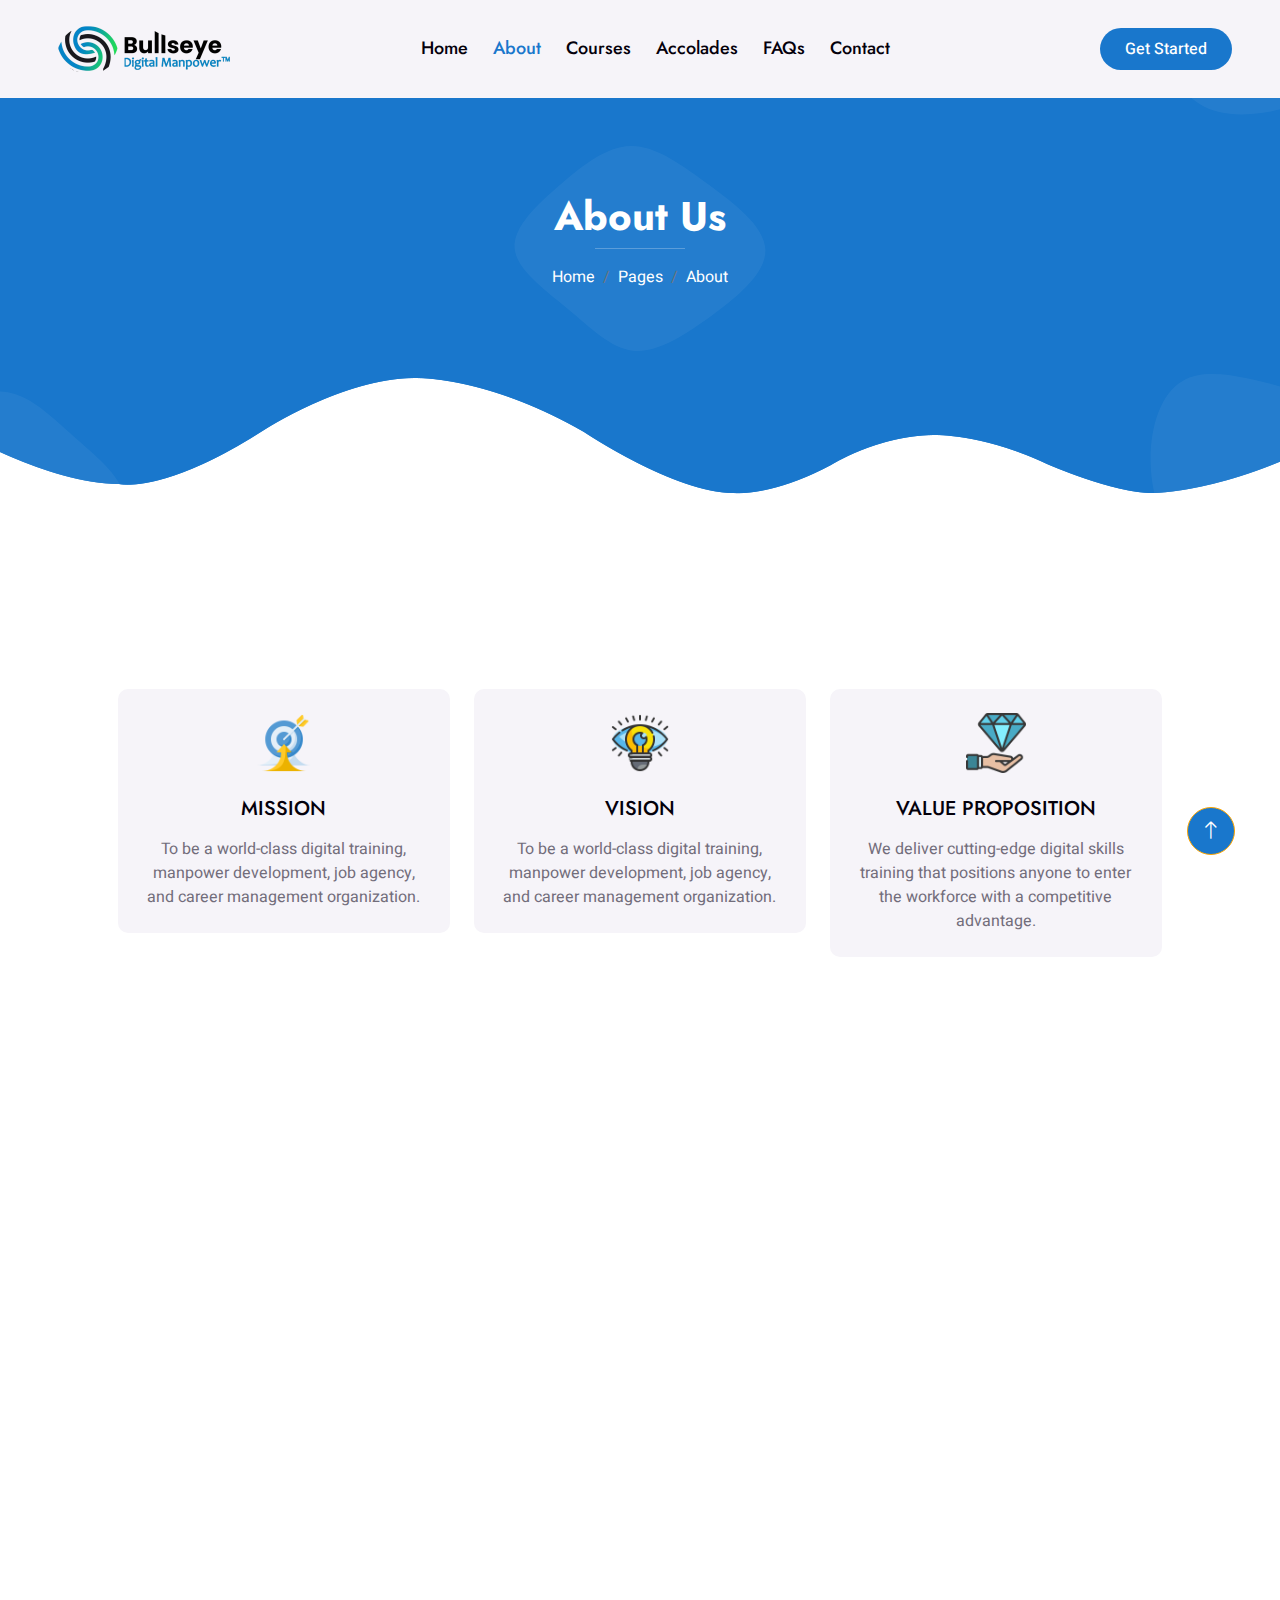
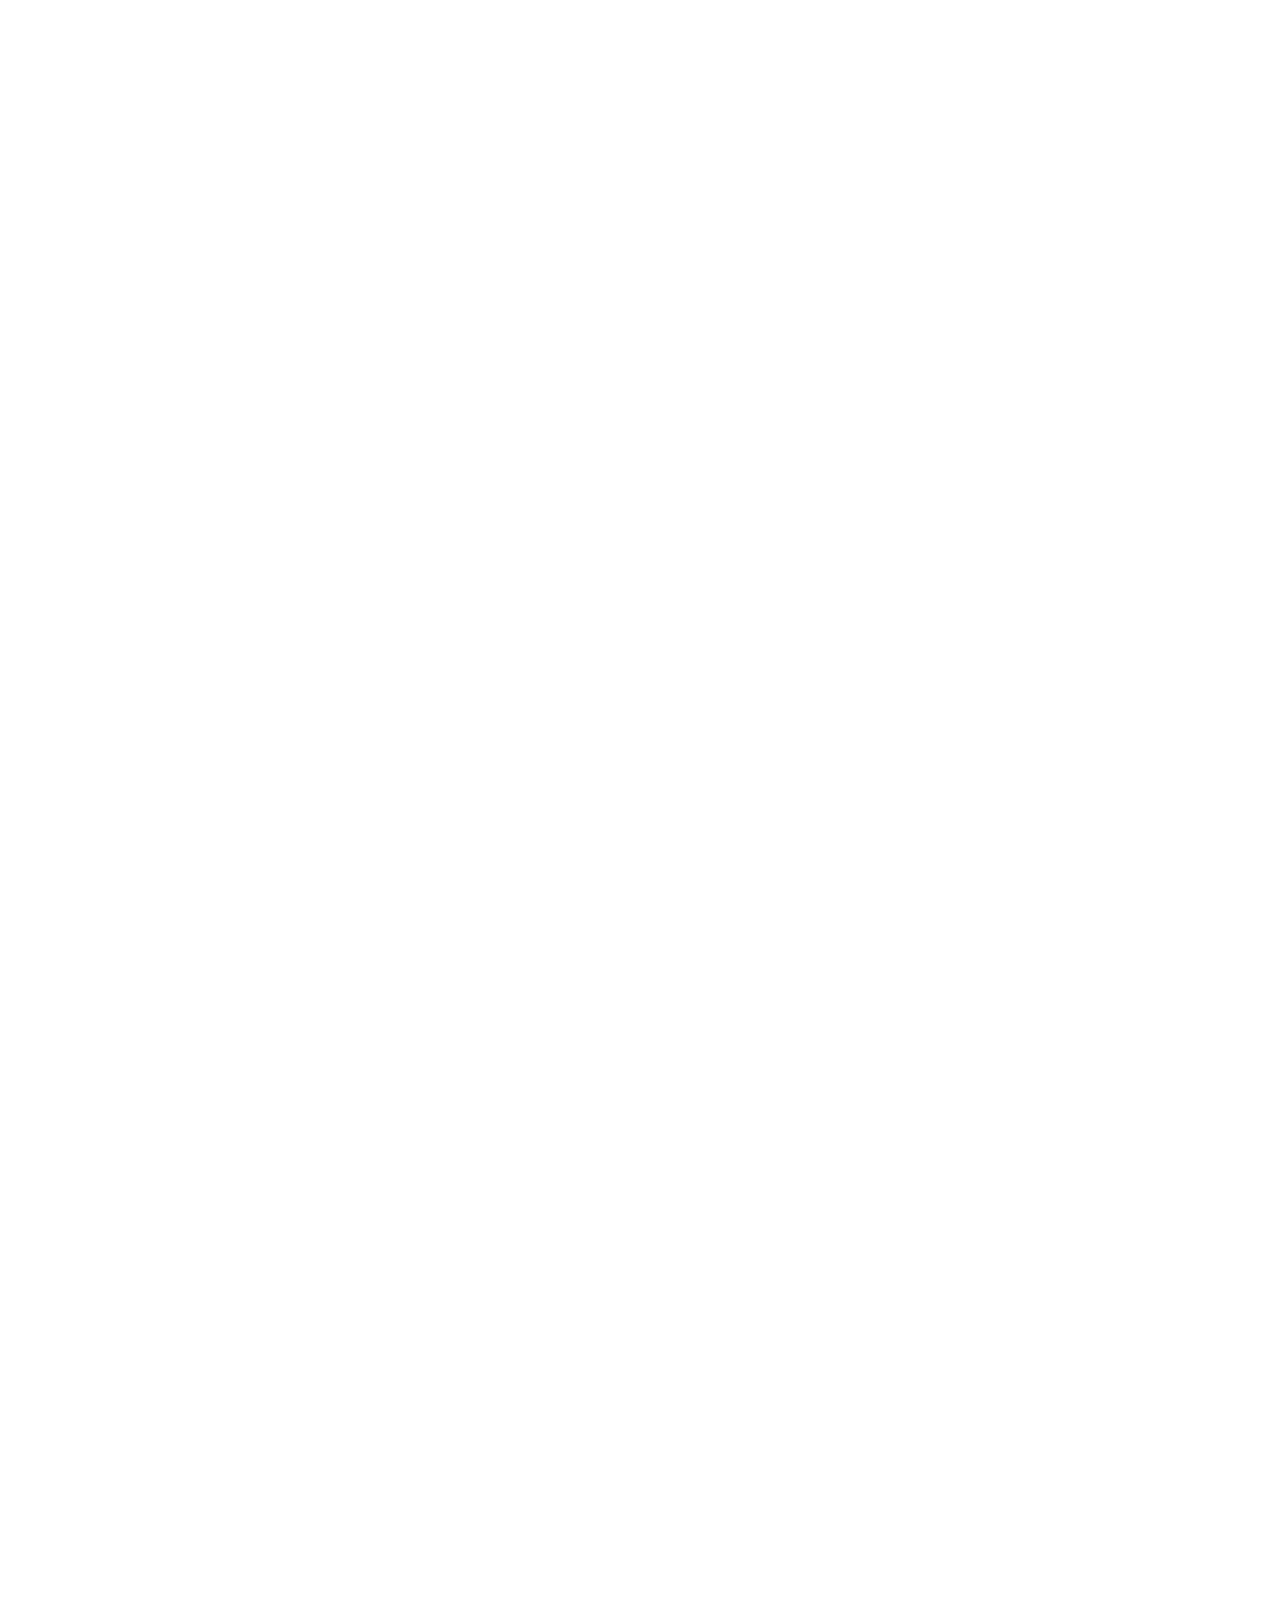
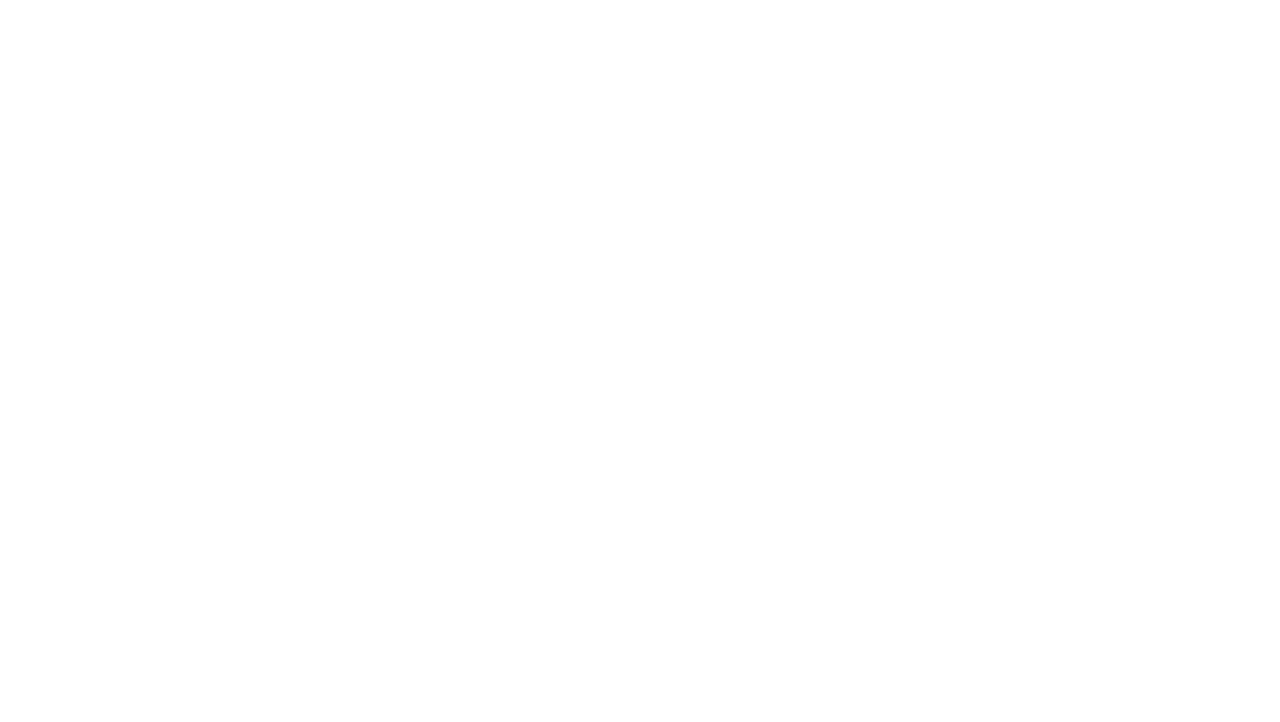
<file: about.html>
<!DOCTYPE html>
<html lang="en">

<head>
    <meta charset="utf-8">
    <title>Bullseye - About Us </title>
    <meta content="width=device-width, initial-scale=1.0" name="viewport">
    <meta content="" name="keywords">
    <meta content="" name="description">

    <!-- Favicon -->
    <link rel="icon" type="image/png" sizes="8x8" href="img\bullseye-icon.png">

    <!-- Google Web Fonts -->
    <link rel="preconnect" href="https://fonts.googleapis.com">
    <link rel="preconnect" href="https://fonts.gstatic.com" crossorigin>
    <link href="https://fonts.googleapis.com/css2?family=Heebo:wght@400;500&family=Jost:wght@500;600;700&display=swap" rel="stylesheet"> 

    <!-- Icon Font Stylesheet -->
    <link href="https://cdnjs.cloudflare.com/ajax/libs/font-awesome/5.10.0/css/all.min.css" rel="stylesheet">
    <link href="https://cdn.jsdelivr.net/npm/bootstrap-icons@1.4.1/font/bootstrap-icons.css" rel="stylesheet">

    <!-- Libraries Stylesheet -->
    <link href="lib/animate/animate.min.css" rel="stylesheet">
    <link href="lib/owlcarousel/assets/owl.carousel.min.css" rel="stylesheet">
    <link href="lib/lightbox/css/lightbox.min.css" rel="stylesheet">

    <!-- Customized Bootstrap Stylesheet -->
    <link href="css/bootstrap.min.css" rel="stylesheet">

    <!-- Template Stylesheet -->
    <link href="css/style.css" rel="stylesheet">
</head>

<body>
    <div class="container-xxl bg-white p-0">
        <!-- Spinner Start -->
        <div id="spinner" class="show bg-white position-fixed translate-middle w-100 vh-100 top-50 start-50 d-flex align-items-center justify-content-center">
            <div class="spinner-grow text-primary" style="width: 3rem; height: 3rem;" role="status">
                <span class="sr-only">Loading...</span>
            </div>
        </div>
        <!-- Spinner End -->


        <!-- Navbar & Hero Start -->
        <div class="container-xxl position-relative p-0">
            <nav class="navbar navbar-expand-lg navbar-light bg-light px-4 px-lg-5 py-3 py-lg-0">
                <a href="" class="navbar-brand p-0">
                    <!-- <h1 class="m-0">DGital</h1> -->
                    <img src="img/bullseye-logo.png" alt="Logo">
                </a>
                <button class="navbar-toggler" type="button" data-bs-toggle="collapse" data-bs-target="#navbarCollapse">
                    <span class="fa fa-bars"></span>
                </button>
                <div class="collapse navbar-collapse" id="navbarCollapse">
                    <div class="navbar-nav mx-auto py-0">
                        <a href="index.html" class="nav-item nav-link">Home</a>
                        <a href="about.html" class="nav-item nav-link active">About</a>
                        <a href="service.html" class="nav-item nav-link">Courses</a>
                        <a href="project.html" class="nav-item nav-link">Accolades</a>
                        <!-- <div class="nav-item dropdown">
                            <a href="#" class="nav-link dropdown-toggle" data-bs-toggle="dropdown">Pages</a>
                            <div class="dropdown-menu m-0">
                                <a href="team.html" class="dropdown-item">Our Team</a>
                                <a href="testimonial.html" class="dropdown-item">Testimonial</a>
                                <a href="404.html" class="dropdown-item">404 Page</a>
                            </div>
                        </div> -->
                        <a href="contact.html" class="nav-item nav-link">FAQs</a>
                        <a href="contact.html" class="nav-item nav-link">Contact</a>
                    </div>
                    <a href="" class="btn rounded-pill py-2 px-4 ms-3 d-none d-lg-block">Get Started</a>
                </div>
            </nav>

            <div style="background-color: #1977CC;" class="container-xxl py-5  hero-header">
                <div class="container my-5 py-5 px-lg-5">
                    <div class="row g-5 py-5">
                        <div class="col-12 text-center">
                            <h1 class="text-white animated slideInDown">About Us</h1>
                            <hr class="bg-white mx-auto mt-0" style="width: 90px;">
                            <nav aria-label="breadcrumb">
                                <ol class="breadcrumb justify-content-center">
                                    <li class="breadcrumb-item"><a class="text-white" href="#">Home</a></li>
                                    <li class="breadcrumb-item"><a class="text-white" href="#">Pages</a></li>
                                    <li class="breadcrumb-item text-white active" aria-current="page">About</li>
                                </ol>
                            </nav>
                        </div>
                    </div>
                </div>
            </div>
        </div>
        <!-- Navbar & Hero End -->


        <!-- Feature Start -->
        <div class="container-xxl py-5">
            <div class="container py-5 px-lg-5">
                <div class="row g-4">
                    <div class="col-lg-4 wow fadeInUp" data-wow-delay="0.1s">
                        <div class="feature-item bg-light rounded text-center p-4">
                            <img src="img/goal.png" style="height: 60px;" class="mb-4" alt="">
                            <h5 class="mb-3">MISSION</h5>
                            <p class="m-0">To be a world-class digital training, manpower development, job agency, and career management organization.</p>
                        </div>
                    </div>
                    <div class="col-lg-4 wow fadeInUp" data-wow-delay="0.3s">
                        <div class="feature-item bg-light rounded text-center p-4">
                            <img src="img/vision.png" style="height: 60px;" class="mb-4" alt="">
                            <h5 class="mb-3">VISION</h5>
                            <p class="m-0">To be a world-class digital training, manpower development, job agency, and career management organization.</p>
                        </div>
                    </div>
                    <div class="col-lg-4 wow fadeInUp" data-wow-delay="0.5s">
                        <div class="feature-item bg-light rounded text-center p-4">
                            <img src="img/valuable.png" style="height: 60px;" class="mb-4" alt="">
                            <h5 class="mb-3">VALUE PROPOSITION</h5>
                            <p class="m-0">We deliver cutting-edge digital skills training that positions anyone to enter the workforce with a competitive advantage.</p>
                        </div>
                    </div>
                </div>
            </div>
        </div>
        <!-- Feature End -->


        <!-- About Start -->
        <div class="container-xxl py-5">
            <div class="container py-5 px-lg-5">
                <div class="row g-5 align-items-center">
                    <div class="col-lg-6 wow fadeInUp" data-wow-delay="0.1s">
                        <p class="section-title text-secondary">About Us<span></span></p>
                        <h1 class="mb-5">#1 Tech solution that pays the bill.</h1>
                        <p class="mb-4">Bullseye Digital Manpower provides the opportunity for anyone to gain practical in-demand digital technology skills delivered through a robust curriculum taught by some of the most versatile tech tutors available today.</p>
                        <p class="mb-4">Whether a recent graduate, a secondary school leaver or a professional in your early or advanced career years or anyone else, you also get placed in a job during and after the programme which would span 6 or 12 months all-weekday or weekends.</p>
                        <div class="skill mb-4">
                            <div class="d-flex justify-content-between">
                                <p class="mb-2">Digital Marketing</p>
                                <p class="mb-2">85%</p>
                            </div>
                            <div class="progress">
                                <div class="progress-bar bg-primary" role="progressbar" aria-valuenow="85" aria-valuemin="0" aria-valuemax="100"></div>
                            </div>
                        </div>
                        <div class="skill mb-4">
                            <div class="d-flex justify-content-between">
                                <p class="mb-2">SEO & Backlinks</p>
                                <p class="mb-2">90%</p>
                            </div>
                            <div class="progress">
                                <div class="progress-bar bg-secondary" role="progressbar" aria-valuenow="90" aria-valuemin="0" aria-valuemax="100"></div>
                            </div>
                        </div>
                        <div class="skill mb-4">
                            <div class="d-flex justify-content-between">
                                <p class="mb-2">Design & Development</p>
                                <p class="mb-2">95%</p>
                            </div>
                            <div class="progress">
                                <div class="progress-bar bg-dark" role="progressbar" aria-valuenow="95" aria-valuemin="0" aria-valuemax="100"></div>
                            </div>
                        </div>
                        <a href="" class="btn btn-primary py-sm-3 px-sm-5 rounded-pill mt-3">Read More</a>
                    </div>
                    <div class="col-lg-6">
                        <img class="img-fluid wow zoomIn" data-wow-delay="0.5s" src="img/about.png">
                    </div>
                </div>
            </div>
        </div>
        <!-- About End -->


        <!-- Facts Start -->
        <div class="container-xxl bg-primary fact py-5 wow fadeInUp" data-wow-delay="0.1s">
            <div class="container py-5 px-lg-5">
                <div class="row g-4">
                    <div class="col-md-6 col-lg-3 text-center wow fadeIn" data-wow-delay="0.1s">
                        <i class="fa fa-certificate fa-3x text-secondary mb-3"></i>
                        <h1 class="text-white mb-2" data-toggle="counter-up">1234</h1>
                        <p class="text-white mb-0">Years Experience</p>
                    </div>
                    <div class="col-md-6 col-lg-3 text-center wow fadeIn" data-wow-delay="0.3s">
                        <i class="fa fa-users-cog fa-3x text-secondary mb-3"></i>
                        <h1 class="text-white mb-2" data-toggle="counter-up">1234</h1>
                        <p class="text-white mb-0">Team Members</p>
                    </div>
                    <div class="col-md-6 col-lg-3 text-center wow fadeIn" data-wow-delay="0.5s">
                        <i class="fa fa-users fa-3x text-secondary mb-3"></i>
                        <h1 class="text-white mb-2" data-toggle="counter-up">1234</h1>
                        <p class="text-white mb-0">Satisfied Clients</p>
                    </div>
                    <div class="col-md-6 col-lg-3 text-center wow fadeIn" data-wow-delay="0.7s">
                        <i class="fa fa-check fa-3x text-secondary mb-3"></i>
                        <h1 class="text-white mb-2" data-toggle="counter-up">1234</h1>
                        <p class="text-white mb-0">Compleate Projects</p>
                    </div>
                </div>
            </div>
        </div>
        <!-- Facts End -->
        

        <!-- Team Start -->
        <div class="container-xxl py-5">
            <div class="container py-5 px-lg-5">
                <div class="wow fadeInUp" data-wow-delay="0.1s">
                    <p class="section-title text-secondary justify-content-center"><span></span>Our Team<span></span></p>
                    <h1 class="text-center mb-5">Our Team Members</h1>
                </div>
                <div class="row g-4">
                    <div class="col-lg-4 col-md-6 wow fadeInUp" data-wow-delay="0.1s">
                        <div class="team-item bg-light rounded">
                            <div class="text-center border-bottom p-4">
                                <img class="img-fluid rounded-circle mb-4" src="img/team-1.jpg" alt="">
                                <h5>John Doe</h5>
                                <span>CEO & Founder</span>
                            </div>
                            <div class="d-flex justify-content-center p-4">
                                <a class="btn btn-square mx-1" href=""><i class="fab fa-facebook-f"></i></a>
                                <a class="btn btn-square mx-1" href=""><i class="fab fa-twitter"></i></a>
                                <a class="btn btn-square mx-1" href=""><i class="fab fa-instagram"></i></a>
                                <a class="btn btn-square mx-1" href=""><i class="fab fa-linkedin-in"></i></a>
                            </div>
                        </div>
                    </div>
                    <div class="col-lg-4 col-md-6 wow fadeInUp" data-wow-delay="0.3s">
                        <div class="team-item bg-light rounded">
                            <div class="text-center border-bottom p-4">
                                <img class="img-fluid rounded-circle mb-4" src="img/team-2.jpg" alt="">
                                <h5>Jessica Brown</h5>
                                <span>Web Designer</span>
                            </div>
                            <div class="d-flex justify-content-center p-4">
                                <a class="btn btn-square mx-1" href=""><i class="fab fa-facebook-f"></i></a>
                                <a class="btn btn-square mx-1" href=""><i class="fab fa-twitter"></i></a>
                                <a class="btn btn-square mx-1" href=""><i class="fab fa-instagram"></i></a>
                                <a class="btn btn-square mx-1" href=""><i class="fab fa-linkedin-in"></i></a>
                            </div>
                        </div>
                    </div>
                    <div class="col-lg-4 col-md-6 wow fadeInUp" data-wow-delay="0.5s">
                        <div class="team-item bg-light rounded">
                            <div class="text-center border-bottom p-4">
                                <img class="img-fluid rounded-circle mb-4" src="img/team-3.jpg" alt="">
                                <h5>Tony Johnson</h5>
                                <span>SEO Expert</span>
                            </div>
                            <div class="d-flex justify-content-center p-4">
                                <a class="btn btn-square mx-1" href=""><i class="fab fa-facebook-f"></i></a>
                                <a class="btn btn-square mx-1" href=""><i class="fab fa-twitter"></i></a>
                                <a class="btn btn-square mx-1" href=""><i class="fab fa-instagram"></i></a>
                                <a class="btn btn-square mx-1" href=""><i class="fab fa-linkedin-in"></i></a>
                            </div>
                        </div>
                    </div>
                </div>
            </div>
        </div>
        <!-- Team End -->
        

        <!-- Footer Start -->
        <div class="container-fluid bg-primary text-light footer wow fadeIn" data-wow-delay="0.1s">
            <div class="container py-5 px-lg-5">
                <div class="row g-5">
                    <div class="col-md-6 col-lg-3">
                        <p class="section-title text-white h5 mb-4">Address<span></span></p>
                        <p><i class="fa fa-map-marker-alt me-3"></i>123 Street, New York, USA</p>
                        <p><i class="fa fa-phone-alt me-3"></i>+012 345 67890</p>
                        <p><i class="fa fa-envelope me-3"></i>info@example.com</p>
                        <div class="d-flex pt-2">
                            <a class="btn btn-outline-light btn-social" href=""><i class="fab fa-twitter"></i></a>
                            <a class="btn btn-outline-light btn-social" href=""><i class="fab fa-facebook-f"></i></a>
                            <a class="btn btn-outline-light btn-social" href=""><i class="fab fa-instagram"></i></a>
                            <a class="btn btn-outline-light btn-social" href=""><i class="fab fa-linkedin-in"></i></a>
                        </div>
                    </div>
                    <div class="col-md-6 col-lg-3">
                        <p class="section-title text-white h5 mb-4">Quick Link<span></span></p>
                        <a class="btn btn-link" href="">About Us</a>
                        <a class="btn btn-link" href="">Contact Us</a>
                        <a class="btn btn-link" href="">Privacy Policy</a>
                        <a class="btn btn-link" href="">Terms & Condition</a>
                        <a class="btn btn-link" href="">Career</a>
                    </div>
                    <div class="col-md-6 col-lg-3">
                        <p class="section-title text-white h5 mb-4">Gallery<span></span></p>
                        <div class="row g-2">
                            <div class="col-4">
                                <img class="img-fluid" src="img/portfolio-1.jpg" alt="Image">
                            </div>
                            <div class="col-4">
                                <img class="img-fluid" src="img/portfolio-2.jpg" alt="Image">
                            </div>
                            <div class="col-4">
                                <img class="img-fluid" src="img/portfolio-3.jpg" alt="Image">
                            </div>
                            <div class="col-4">
                                <img class="img-fluid" src="img/portfolio-4.jpg" alt="Image">
                            </div>
                            <div class="col-4">
                                <img class="img-fluid" src="img/portfolio-5.jpg" alt="Image">
                            </div>
                            <div class="col-4">
                                <img class="img-fluid" src="img/portfolio-6.jpg" alt="Image">
                            </div>
                        </div>
                    </div>
                    <div class="col-md-6 col-lg-3">
                        <p class="section-title text-white h5 mb-4">Newsletter<span></span></p>
                        <p>Lorem ipsum dolor sit amet elit. Phasellus nec pretium mi. Curabitur facilisis ornare velit non vulpu</p>
                        <div class="position-relative w-100 mt-3">
                            <input class="form-control border-0 rounded-pill w-100 ps-4 pe-5" type="text" placeholder="Your Email" style="height: 48px;">
                            <button type="button" class="btn shadow-none position-absolute top-0 end-0 mt-1 me-2"><i class="fa fa-paper-plane text-primary fs-4"></i></button>
                        </div>
                    </div>
                </div>
            </div>
            <div class="container px-lg-5">
                <div class="copyright">
                    <div class="row">
                        <div class="col-md-6 text-center text-md-start mb-3 mb-md-0">
                            &copy; <a class="border-bottom" href="#">Your Site Name</a>, All Right Reserved. 
							
							<!--/*** This template is free as long as you keep the footer author’s credit link/attribution link/backlink. If you'd like to use the template without the footer author’s credit link/attribution link/backlink, you can purchase the Credit Removal License from "https://htmlcodex.com/credit-removal". Thank you for your support. ***/-->
							Designed By <a class="border-bottom" href="https://htmlcodex.com">HTML Codex</a>
                        </div>
                        <div class="col-md-6 text-center text-md-end">
                            <div class="footer-menu">
                                <a href="">Home</a>
                                <a href="">Cookies</a>
                                <a href="">Help</a>
                                <a href="">FQAs</a>
                            </div>
                        </div>
                    </div>
                </div>
            </div>
        </div>
        <!-- Footer End -->


        <!-- Back to Top -->
        <a href="#" class="btn btn-lg btn-secondary btn-lg-square back-to-top"><i class="bi bi-arrow-up"></i></a>
    </div>

    <!-- JavaScript Libraries -->
    <script src="https://code.jquery.com/jquery-3.4.1.min.js"></script>
    <script src="https://cdn.jsdelivr.net/npm/bootstrap@5.0.0/dist/js/bootstrap.bundle.min.js"></script>
    <script src="lib/wow/wow.min.js"></script>
    <script src="lib/easing/easing.min.js"></script>
    <script src="lib/waypoints/waypoints.min.js"></script>
    <script src="lib/counterup/counterup.min.js"></script>
    <script src="lib/owlcarousel/owl.carousel.min.js"></script>
    <script src="lib/isotope/isotope.pkgd.min.js"></script>
    <script src="lib/lightbox/js/lightbox.min.js"></script>

    <!-- Template Javascript -->
    <script src="js/main.js"></script>
</body>

</html>
</file>
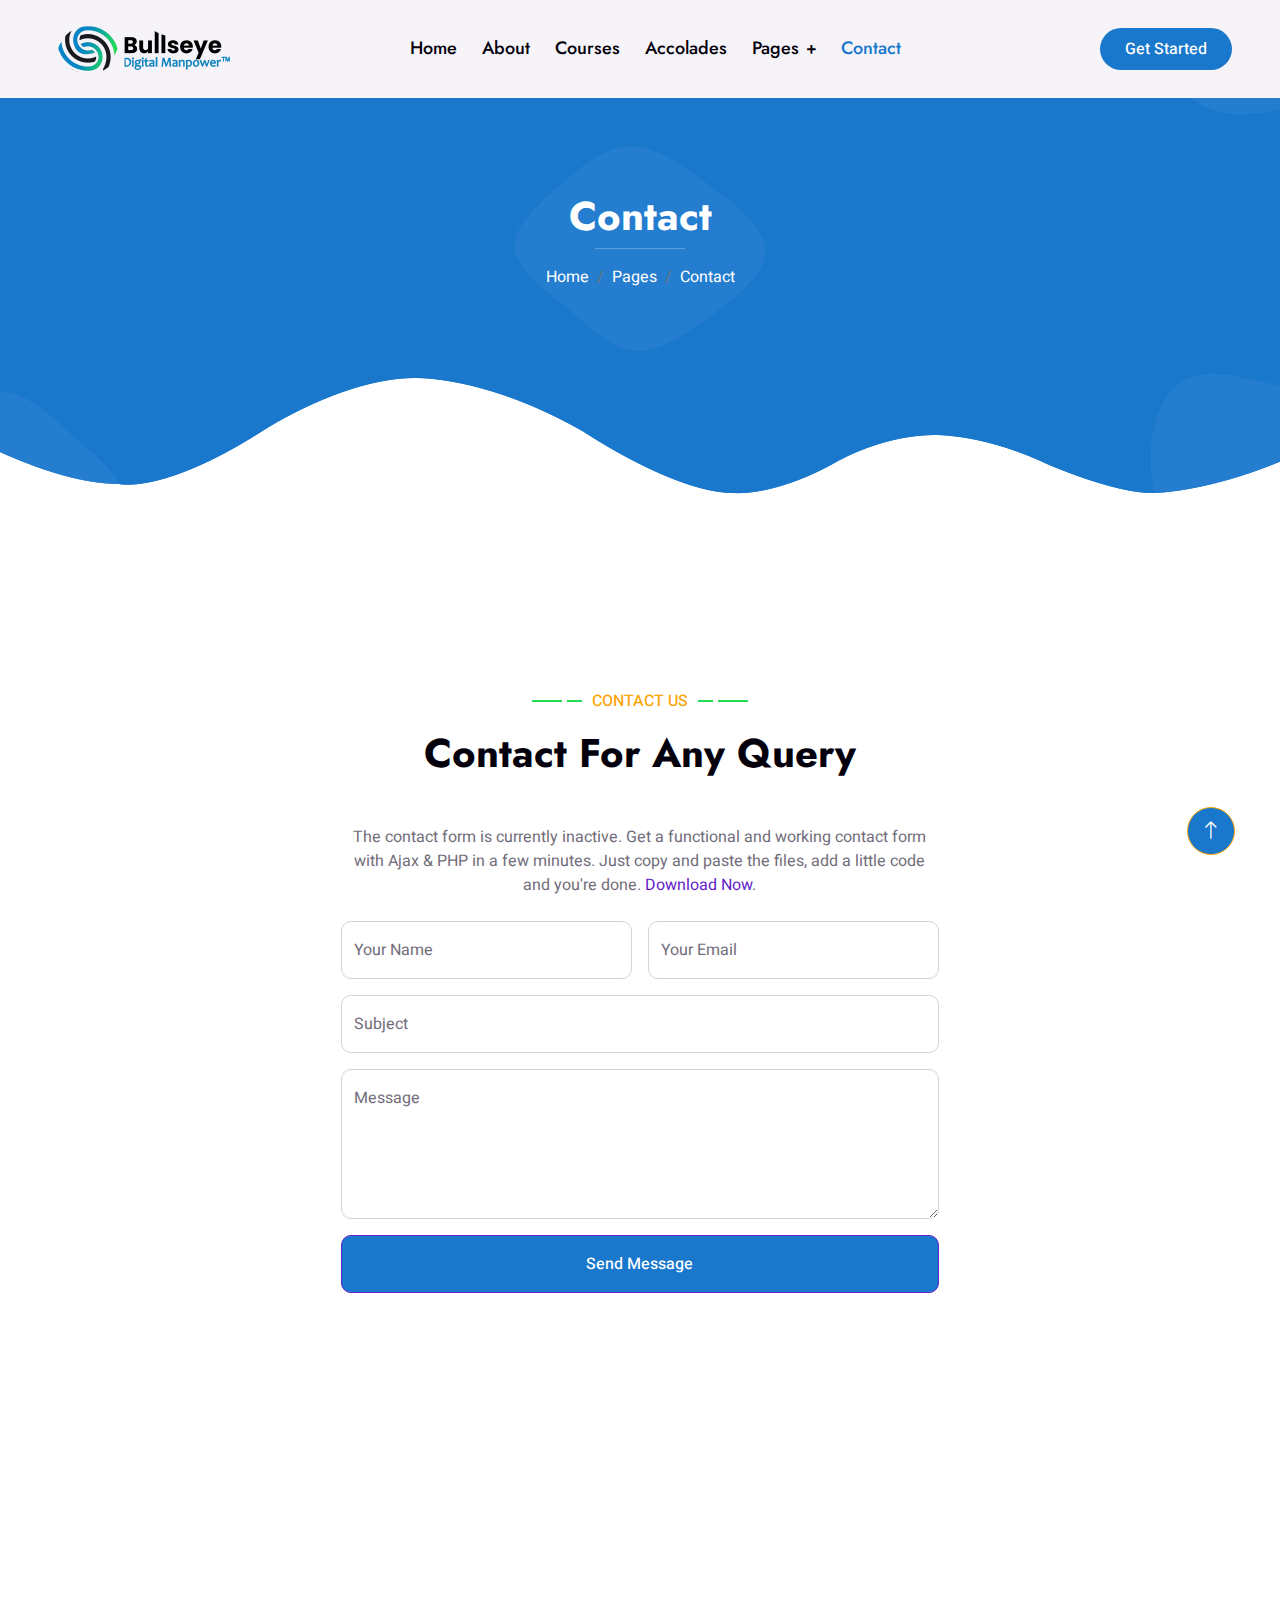
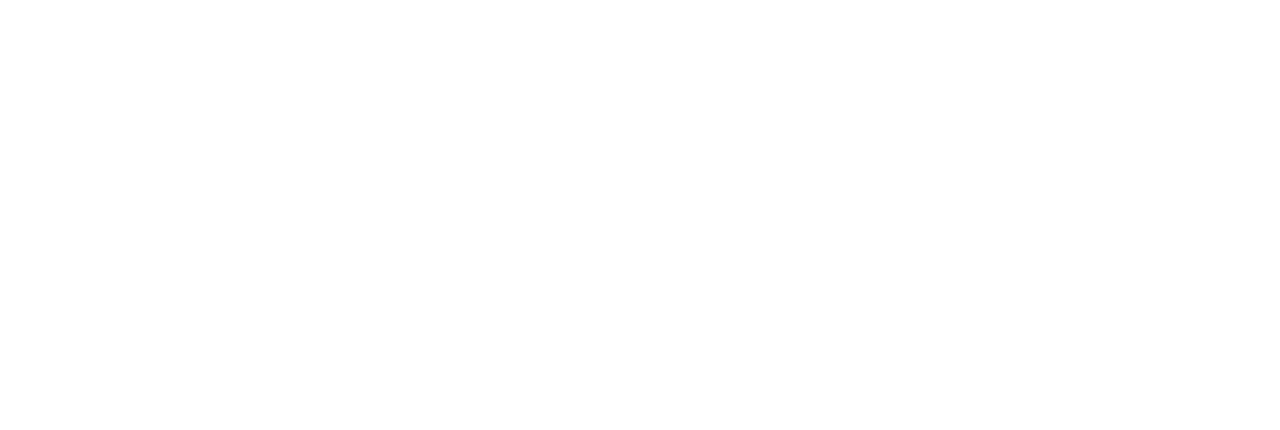
<file: contact.html>
<!DOCTYPE html>
<html lang="en">

<head>
    <meta charset="utf-8">
    <title>Bullseye - Contact</title>
    <meta content="width=device-width, initial-scale=1.0" name="viewport">
    <meta content="" name="keywords">
    <meta content="" name="description">

    <!-- Favicon -->
    <link rel="icon" type="image/png" sizes="8x8" href="img\bullseye-icon.png">

    <!-- Google Web Fonts -->
    <link rel="preconnect" href="https://fonts.googleapis.com">
    <link rel="preconnect" href="https://fonts.gstatic.com" crossorigin>
    <link href="https://fonts.googleapis.com/css2?family=Heebo:wght@400;500&family=Jost:wght@500;600;700&display=swap" rel="stylesheet"> 

    <!-- Icon Font Stylesheet -->
    <link href="https://cdnjs.cloudflare.com/ajax/libs/font-awesome/5.10.0/css/all.min.css" rel="stylesheet">
    <link href="https://cdn.jsdelivr.net/npm/bootstrap-icons@1.4.1/font/bootstrap-icons.css" rel="stylesheet">

    <!-- Libraries Stylesheet -->
    <link href="lib/animate/animate.min.css" rel="stylesheet">
    <link href="lib/owlcarousel/assets/owl.carousel.min.css" rel="stylesheet">
    <link href="lib/lightbox/css/lightbox.min.css" rel="stylesheet">

    <!-- Customized Bootstrap Stylesheet -->
    <link href="css/bootstrap.min.css" rel="stylesheet">

    <!-- Template Stylesheet -->
    <link href="css/style.css" rel="stylesheet">
</head>

<body>
    <div class="container-xxl bg-white p-0">
        <!-- Spinner Start -->
        <div id="spinner" class="show bg-white position-fixed translate-middle w-100 vh-100 top-50 start-50 d-flex align-items-center justify-content-center">
            <div class="spinner-grow text-primary" style="width: 3rem; height: 3rem;" role="status">
                <span class="sr-only">Loading...</span>
            </div>
        </div>
        <!-- Spinner End -->


        <!-- Navbar & Hero Start -->
        <div class="container-xxl position-relative p-0">
            <nav class="navbar navbar-expand-lg bg-light navbar-light px-4 px-lg-5 py-3 py-lg-0">
                <a href="" class="navbar-brand p-0">
                    <!-- <h1 class="m-0">DGital</h1> -->
                    <img src="img/bullseye-logo.png" alt="Logo">
                </a>
                <button class="navbar-toggler" type="button" data-bs-toggle="collapse" data-bs-target="#navbarCollapse">
                    <span class="fa fa-bars"></span>
                </button>
                <div class="collapse navbar-collapse" id="navbarCollapse">
                    <div class="navbar-nav mx-auto py-0">
                        <a href="index.html" class="nav-item nav-link">Home</a>
                        <a href="about.html" class="nav-item nav-link">About</a>
                        <a href="service.html" class="nav-item nav-link">Courses</a>
                        <a href="project.html" class="nav-item nav-link">Accolades</a>
                        <div class="nav-item dropdown">
                            <a href="#" class="nav-link dropdown-toggle" data-bs-toggle="dropdown">Pages</a>
                            <div class="dropdown-menu m-0">
                                <a href="team.html" class="dropdown-item">Our Team</a>
                                <a href="testimonial.html" class="dropdown-item">Testimonial</a>
                                <a href="404.html" class="dropdown-item">404 Page</a>
                            </div>
                        </div>
                        <a href="contact.html" class="nav-item nav-link active">Contact</a>
                    </div>
                    <a href="" class="btn rounded-pill py-2 px-4 ms-3 d-none d-lg-block">Get Started</a>
                </div>
            </nav>

            <div class="container-xxl py-5 hero-header" style="background-color: #1977CC;">
                <div class="container my-5 py-5 px-lg-5">
                    <div class="row g-5 py-5">
                        <div class="col-12 text-center">
                            <h1 class="text-white animated slideInDown">Contact</h1>
                            <hr class="bg-white mx-auto mt-0" style="width: 90px;">
                            <nav aria-label="breadcrumb">
                                <ol class="breadcrumb justify-content-center">
                                    <li class="breadcrumb-item"><a class="text-white" href="#">Home</a></li>
                                    <li class="breadcrumb-item"><a class="text-white" href="#">Pages</a></li>
                                    <li class="breadcrumb-item text-white active" aria-current="page">Contact</li>
                                </ol>
                            </nav>
                        </div>
                    </div>
                </div>
            </div>
        </div>
        <!-- Navbar & Hero End -->


        <!-- Contact Start -->
        <div class="container-xxl py-5">
            <div class="container py-5 px-lg-5">
                <div class="wow fadeInUp" data-wow-delay="0.1s">
                    <p class="section-title text-secondary justify-content-center"><span></span>Contact Us<span></span></p>
                    <h1 class="text-center mb-5">Contact For Any Query</h1>
                </div>
                <div class="row justify-content-center">
                    <div class="col-lg-7">
                        <div class="wow fadeInUp" data-wow-delay="0.3s">
                            <p class="text-center mb-4">The contact form is currently inactive. Get a functional and working contact form with Ajax & PHP in a few minutes. Just copy and paste the files, add a little code and you're done. <a href="https://htmlcodex.com/contact-form">Download Now</a>.</p>
                            <form>
                                <div class="row g-3">
                                    <div class="col-md-6">
                                        <div class="form-floating">
                                            <input type="text" class="form-control" id="name" placeholder="Your Name">
                                            <label for="name">Your Name</label>
                                        </div>
                                    </div>
                                    <div class="col-md-6">
                                        <div class="form-floating">
                                            <input type="email" class="form-control" id="email" placeholder="Your Email">
                                            <label for="email">Your Email</label>
                                        </div>
                                    </div>
                                    <div class="col-12">
                                        <div class="form-floating">
                                            <input type="text" class="form-control" id="subject" placeholder="Subject">
                                            <label for="subject">Subject</label>
                                        </div>
                                    </div>
                                    <div class="col-12">
                                        <div class="form-floating">
                                            <textarea class="form-control" placeholder="Leave a message here" id="message" style="height: 150px"></textarea>
                                            <label for="message">Message</label>
                                        </div>
                                    </div>
                                    <div class="col-12">
                                        <button class="btn btn-primary w-100 py-3" type="submit">Send Message</button>
                                    </div>
                                </div>
                            </form>
                        </div>
                    </div>
                </div>
            </div>
        </div>
        <!-- Contact End -->
        

        <!-- Footer Start -->
        <div class="container-fluid bg-primary text-light footer wow fadeIn" data-wow-delay="0.1s">
            <div class="container py-5 px-lg-5">
                <div class="row g-5">
                    <div class="col-md-6 col-lg-3">
                        <p class="section-title text-white h5 mb-4">Address<span></span></p>
                        <p><i class="fa fa-map-marker-alt me-3"></i>123 Street, New York, USA</p>
                        <p><i class="fa fa-phone-alt me-3"></i>+012 345 67890</p>
                        <p><i class="fa fa-envelope me-3"></i>info@example.com</p>
                        <div class="d-flex pt-2">
                            <a class="btn btn-outline-light btn-social" href=""><i class="fab fa-twitter"></i></a>
                            <a class="btn btn-outline-light btn-social" href=""><i class="fab fa-facebook-f"></i></a>
                            <a class="btn btn-outline-light btn-social" href=""><i class="fab fa-instagram"></i></a>
                            <a class="btn btn-outline-light btn-social" href=""><i class="fab fa-linkedin-in"></i></a>
                        </div>
                    </div>
                    <div class="col-md-6 col-lg-3">
                        <p class="section-title text-white h5 mb-4">Quick Link<span></span></p>
                        <a class="btn btn-link" href="">About Us</a>
                        <a class="btn btn-link" href="">Contact Us</a>
                        <a class="btn btn-link" href="">Privacy Policy</a>
                        <a class="btn btn-link" href="">Terms & Condition</a>
                        <a class="btn btn-link" href="">Career</a>
                    </div>
                    <div class="col-md-6 col-lg-3">
                        <p class="section-title text-white h5 mb-4">Gallery<span></span></p>
                        <div class="row g-2">
                            <div class="col-4">
                                <img class="img-fluid" src="img/portfolio-1.jpg" alt="Image">
                            </div>
                            <div class="col-4">
                                <img class="img-fluid" src="img/portfolio-2.jpg" alt="Image">
                            </div>
                            <div class="col-4">
                                <img class="img-fluid" src="img/portfolio-3.jpg" alt="Image">
                            </div>
                            <div class="col-4">
                                <img class="img-fluid" src="img/portfolio-4.jpg" alt="Image">
                            </div>
                            <div class="col-4">
                                <img class="img-fluid" src="img/portfolio-5.jpg" alt="Image">
                            </div>
                            <div class="col-4">
                                <img class="img-fluid" src="img/portfolio-6.jpg" alt="Image">
                            </div>
                        </div>
                    </div>
                    <div class="col-md-6 col-lg-3">
                        <p class="section-title text-white h5 mb-4">Newsletter<span></span></p>
                        <p>Lorem ipsum dolor sit amet elit. Phasellus nec pretium mi. Curabitur facilisis ornare velit non vulpu</p>
                        <div class="position-relative w-100 mt-3">
                            <input class="form-control border-0 rounded-pill w-100 ps-4 pe-5" type="text" placeholder="Your Email" style="height: 48px;">
                            <button type="button" class="btn shadow-none position-absolute top-0 end-0 mt-1 me-2"><i class="fa fa-paper-plane text-primary fs-4"></i></button>
                        </div>
                    </div>
                </div>
            </div>
            <div class="container px-lg-5">
                <div class="copyright">
                    <div class="row">
                        <div class="col-md-6 text-center text-md-start mb-3 mb-md-0">
                            &copy; <a class="border-bottom" href="#">Your Site Name</a>, All Right Reserved. 
							
							<!--/*** This template is free as long as you keep the footer author’s credit link/attribution link/backlink. If you'd like to use the template without the footer author’s credit link/attribution link/backlink, you can purchase the Credit Removal License from "https://htmlcodex.com/credit-removal". Thank you for your support. ***/-->
							Designed By <a class="border-bottom" href="https://htmlcodex.com">HTML Codex</a>
                        </div>
                        <div class="col-md-6 text-center text-md-end">
                            <div class="footer-menu">
                                <a href="">Home</a>
                                <a href="">Cookies</a>
                                <a href="">Help</a>
                                <a href="">FQAs</a>
                            </div>
                        </div>
                    </div>
                </div>
            </div>
        </div>
        <!-- Footer End -->


        <!-- Back to Top -->
        <a href="#" class="btn btn-lg btn-secondary btn-lg-square back-to-top"><i class="bi bi-arrow-up"></i></a>
    </div>

    <!-- JavaScript Libraries -->
    <script src="https://code.jquery.com/jquery-3.4.1.min.js"></script>
    <script src="https://cdn.jsdelivr.net/npm/bootstrap@5.0.0/dist/js/bootstrap.bundle.min.js"></script>
    <script src="lib/wow/wow.min.js"></script>
    <script src="lib/easing/easing.min.js"></script>
    <script src="lib/waypoints/waypoints.min.js"></script>
    <script src="lib/counterup/counterup.min.js"></script>
    <script src="lib/owlcarousel/owl.carousel.min.js"></script>
    <script src="lib/isotope/isotope.pkgd.min.js"></script>
    <script src="lib/lightbox/js/lightbox.min.js"></script>

    <!-- Template Javascript -->
    <script src="js/main.js"></script>
</body>

</html>
</file>
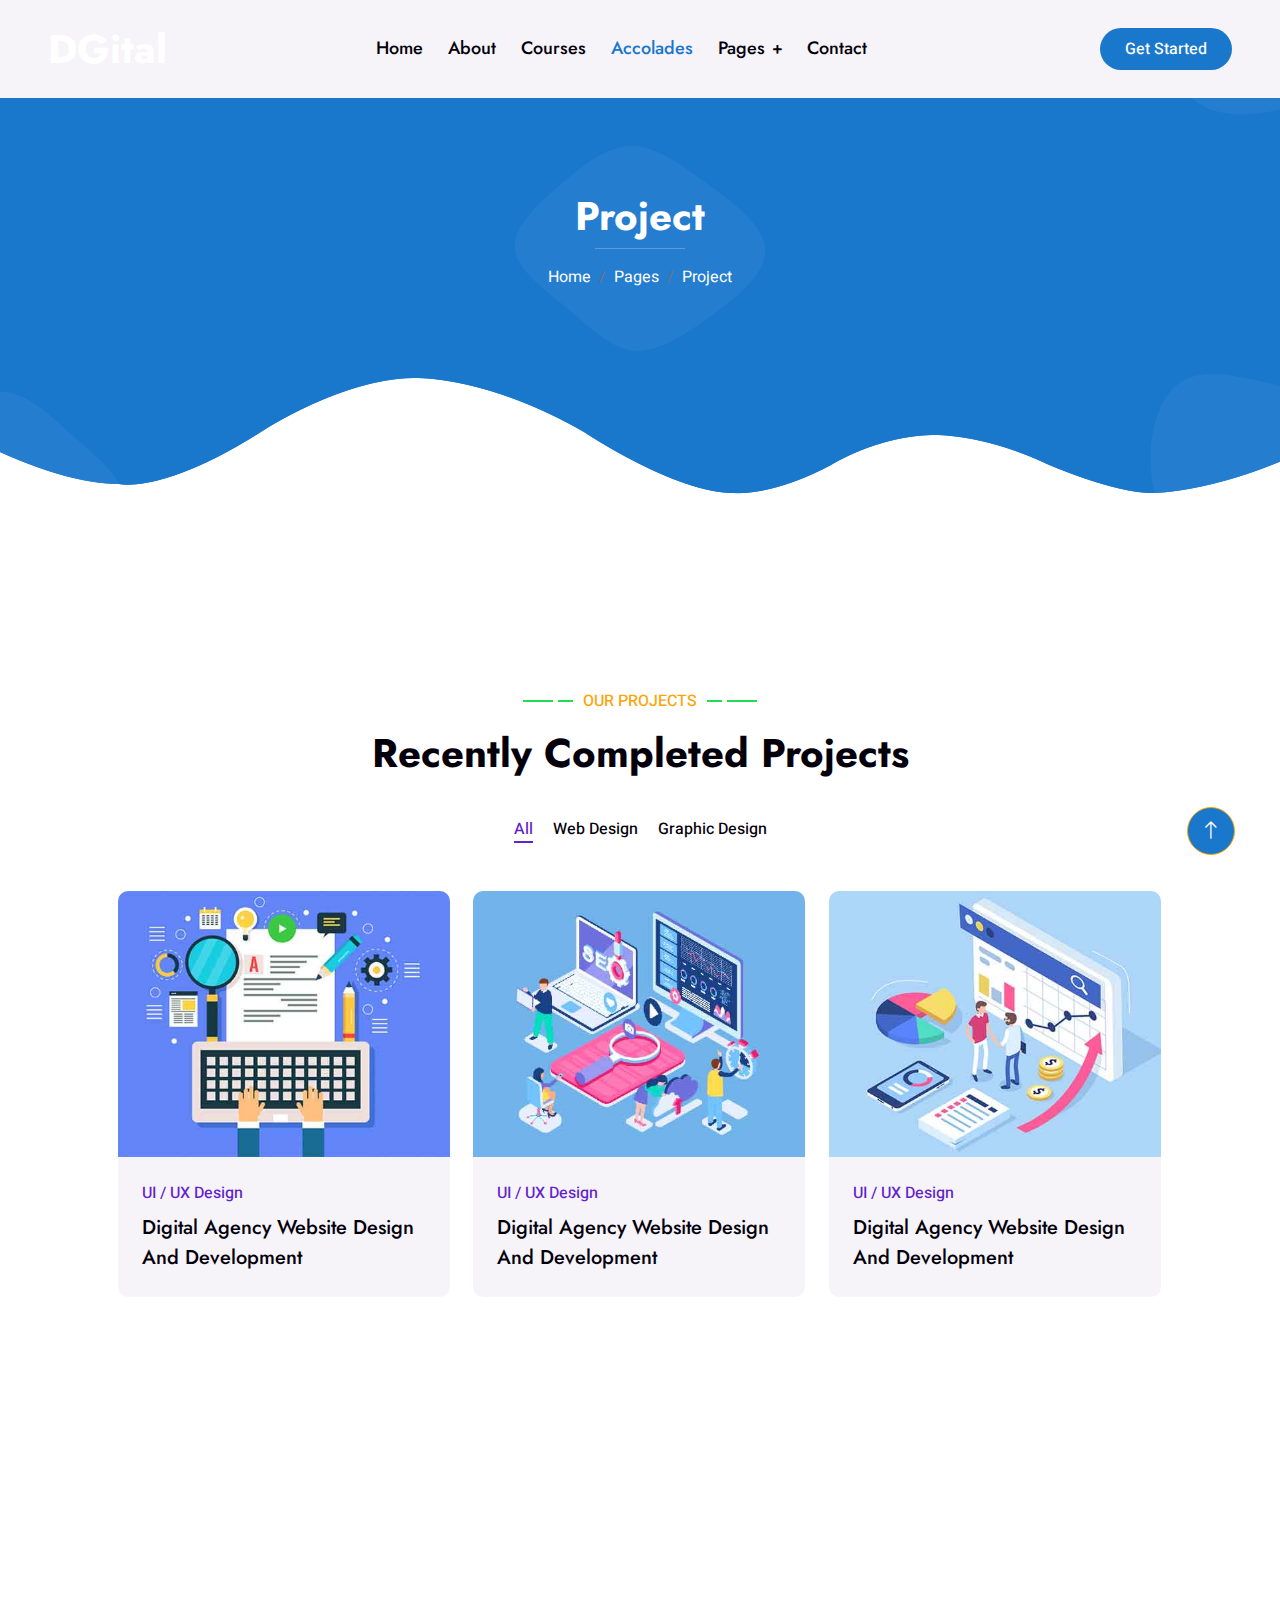
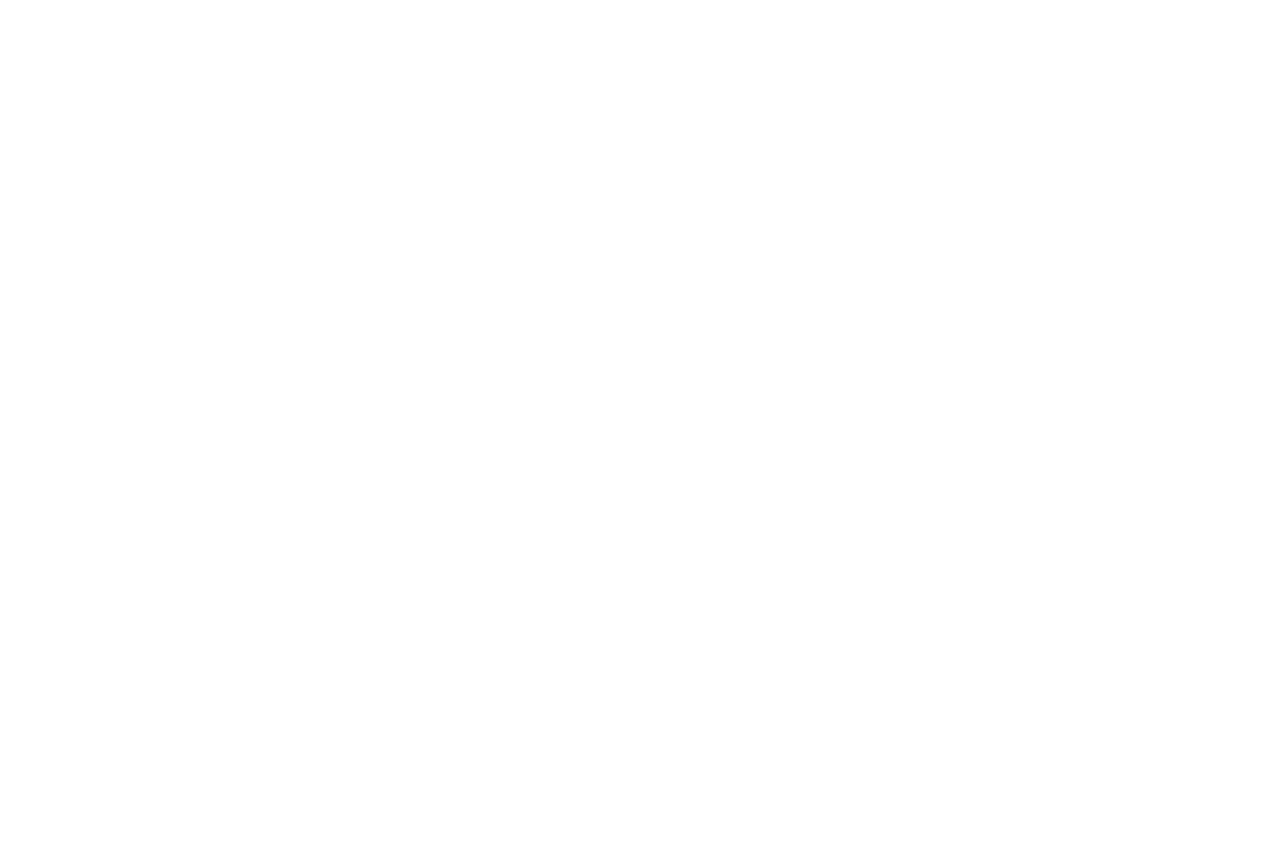
<file: project.html>
<!DOCTYPE html>
<html lang="en">

<head>
    <meta charset="utf-8">
    <title>DGital - Digital Agency HTML Template</title>
    <meta content="width=device-width, initial-scale=1.0" name="viewport">
    <meta content="" name="keywords">
    <meta content="" name="description">

    <!-- Favicon -->
    <link rel="icon" type="image/png" sizes="8x8" href="img\bullseye-logo.png">

    <!-- Google Web Fonts -->
    <link rel="preconnect" href="https://fonts.googleapis.com">
    <link rel="preconnect" href="https://fonts.gstatic.com" crossorigin>
    <link href="https://fonts.googleapis.com/css2?family=Heebo:wght@400;500&family=Jost:wght@500;600;700&display=swap" rel="stylesheet"> 

    <!-- Icon Font Stylesheet -->
    <link href="https://cdnjs.cloudflare.com/ajax/libs/font-awesome/5.10.0/css/all.min.css" rel="stylesheet">
    <link href="https://cdn.jsdelivr.net/npm/bootstrap-icons@1.4.1/font/bootstrap-icons.css" rel="stylesheet">

    <!-- Libraries Stylesheet -->
    <link href="lib/animate/animate.min.css" rel="stylesheet">
    <link href="lib/owlcarousel/assets/owl.carousel.min.css" rel="stylesheet">
    <link href="lib/lightbox/css/lightbox.min.css" rel="stylesheet">

    <!-- Customized Bootstrap Stylesheet -->
    <link href="css/bootstrap.min.css" rel="stylesheet">

    <!-- Template Stylesheet -->
    <link href="css/style.css" rel="stylesheet">
</head>

<body>
    <div class="container-xxl bg-white p-0">
        <!-- Spinner Start -->
        <div id="spinner" class="show bg-white position-fixed translate-middle w-100 vh-100 top-50 start-50 d-flex align-items-center justify-content-center">
            <div class="spinner-grow text-primary" style="width: 3rem; height: 3rem;" role="status">
                <span class="sr-only">Loading...</span>
            </div>
        </div>
        <!-- Spinner End -->


        <!-- Navbar & Hero Start -->
        <div class="container-xxl position-relative p-0">
            <nav class="navbar navbar-expand-lg bg-light navbar-light px-4 px-lg-5 py-3 py-lg-0">
                <a href="" class="navbar-brand p-0">
                    <h1 class="m-0">DGital</h1>
                    <!-- <img src="img/logo.png" alt="Logo"> -->
                </a>
                <button class="navbar-toggler" type="button" data-bs-toggle="collapse" data-bs-target="#navbarCollapse">
                    <span class="fa fa-bars"></span>
                </button>
                <div class="collapse navbar-collapse" id="navbarCollapse">
                    <div class="navbar-nav mx-auto py-0">
                        <a href="index.html" class="nav-item nav-link">Home</a>
                        <a href="about.html" class="nav-item nav-link">About</a>
                        <a href="service.html" class="nav-item nav-link">Courses</a>
                        <a href="project.html" class="nav-item nav-link active">Accolades</a>
                        <div class="nav-item dropdown">
                            <a href="#" class="nav-link dropdown-toggle" data-bs-toggle="dropdown">Pages</a>
                            <div class="dropdown-menu m-0">
                                <a href="team.html" class="dropdown-item">Our Team</a>
                                <a href="testimonial.html" class="dropdown-item">Testimonial</a>
                                <a href="404.html" class="dropdown-item">404 Page</a>
                            </div>
                        </div>
                        <a href="contact.html" class="nav-item nav-link">Contact</a>
                    </div>
                    <a href="" class="btn rounded-pill py-2 px-4 ms-3 d-none d-lg-block">Get Started</a>
                </div>
            </nav>

            <div class="container-xxl py-5 hero-header" style="background-color: #1977CC;">
                <div class="container my-5 py-5 px-lg-5">
                    <div class="row g-5 py-5">
                        <div class="col-12 text-center">
                            <h1 class="text-white animated slideInDown">Project</h1>
                            <hr class="bg-white mx-auto mt-0" style="width: 90px;">
                            <nav aria-label="breadcrumb">
                                <ol class="breadcrumb justify-content-center">
                                    <li class="breadcrumb-item"><a class="text-white" href="#">Home</a></li>
                                    <li class="breadcrumb-item"><a class="text-white" href="#">Pages</a></li>
                                    <li class="breadcrumb-item text-white active" aria-current="page">Project</li>
                                </ol>
                            </nav>
                        </div>
                    </div>
                </div>
            </div>
        </div>
        <!-- Navbar & Hero End -->


        <!-- Projects Start -->
        <div class="container-xxl py-5">
            <div class="container py-5 px-lg-5">
                <div class="wow fadeInUp" data-wow-delay="0.1s">
                    <p class="section-title text-secondary justify-content-center"><span></span>Our Projects<span></span></p>
                    <h1 class="text-center mb-5">Recently Completed Projects</h1>
                </div>
                <div class="row mt-n2 wow fadeInUp" data-wow-delay="0.3s">
                    <div class="col-12 text-center">
                        <ul class="list-inline mb-5" id="portfolio-flters">
                            <li class="mx-2 active" data-filter="*">All</li>
                            <li class="mx-2" data-filter=".first">Web Design</li>
                            <li class="mx-2" data-filter=".second">Graphic Design</li>
                        </ul>
                    </div>
                </div>
                <div class="row g-4 portfolio-container">
                    <div class="col-lg-4 col-md-6 portfolio-item first wow fadeInUp" data-wow-delay="0.1s">
                        <div class="rounded overflow-hidden">
                            <div class="position-relative overflow-hidden">
                                <img class="img-fluid w-100" src="img/portfolio-1.jpg" alt="">
                                <div class="portfolio-overlay">
                                    <a class="btn btn-square btn-outline-light mx-1" href="img/portfolio-1.jpg" data-lightbox="portfolio"><i class="fa fa-eye"></i></a>
                                    <a class="btn btn-square btn-outline-light mx-1" href=""><i class="fa fa-link"></i></a>
                                </div>
                            </div>
                            <div class="bg-light p-4">
                                <p class="text-primary fw-medium mb-2">UI / UX Design</p>
                                <h5 class="lh-base mb-0">Digital Agency Website Design And Development</a>
                            </div>
                        </div>
                    </div>
                    <div class="col-lg-4 col-md-6 portfolio-item second wow fadeInUp" data-wow-delay="0.3s">
                        <div class="rounded overflow-hidden">
                            <div class="position-relative overflow-hidden">
                                <img class="img-fluid w-100" src="img/portfolio-2.jpg" alt="">
                                <div class="portfolio-overlay">
                                    <a class="btn btn-square btn-outline-light mx-1" href="img/portfolio-2.jpg" data-lightbox="portfolio"><i class="fa fa-eye"></i></a>
                                    <a class="btn btn-square btn-outline-light mx-1" href=""><i class="fa fa-link"></i></a>
                                </div>
                            </div>
                            <div class="bg-light p-4">
                                <p class="text-primary fw-medium mb-2">UI / UX Design</p>
                                <h5 class="lh-base mb-0">Digital Agency Website Design And Development</a>
                            </div>
                        </div>
                    </div>
                    <div class="col-lg-4 col-md-6 portfolio-item first wow fadeInUp" data-wow-delay="0.5s">
                        <div class="rounded overflow-hidden">
                            <div class="position-relative overflow-hidden">
                                <img class="img-fluid w-100" src="img/portfolio-3.jpg" alt="">
                                <div class="portfolio-overlay">
                                    <a class="btn btn-square btn-outline-light mx-1" href="img/portfolio-3.jpg" data-lightbox="portfolio"><i class="fa fa-eye"></i></a>
                                    <a class="btn btn-square btn-outline-light mx-1" href=""><i class="fa fa-link"></i></a>
                                </div>
                            </div>
                            <div class="bg-light p-4">
                                <p class="text-primary fw-medium mb-2">UI / UX Design</p>
                                <h5 class="lh-base mb-0">Digital Agency Website Design And Development</a>
                            </div>
                        </div>
                    </div>
                    <div class="col-lg-4 col-md-6 portfolio-item second wow fadeInUp" data-wow-delay="0.1s">
                        <div class="rounded overflow-hidden">
                            <div class="position-relative overflow-hidden">
                                <img class="img-fluid w-100" src="img/portfolio-4.jpg" alt="">
                                <div class="portfolio-overlay">
                                    <a class="btn btn-square btn-outline-light mx-1" href="img/portfolio-4.jpg" data-lightbox="portfolio"><i class="fa fa-eye"></i></a>
                                    <a class="btn btn-square btn-outline-light mx-1" href=""><i class="fa fa-link"></i></a>
                                </div>
                            </div>
                            <div class="bg-light p-4">
                                <p class="text-primary fw-medium mb-2">UI / UX Design</p>
                                <h5 class="lh-base mb-0">Digital Agency Website Design And Development</a>
                            </div>
                        </div>
                    </div>
                    <div class="col-lg-4 col-md-6 portfolio-item first wow fadeInUp" data-wow-delay="0.3s">
                        <div class="rounded overflow-hidden">
                            <div class="position-relative overflow-hidden">
                                <img class="img-fluid w-100" src="img/portfolio-5.jpg" alt="">
                                <div class="portfolio-overlay">
                                    <a class="btn btn-square btn-outline-light mx-1" href="img/portfolio-5.jpg" data-lightbox="portfolio"><i class="fa fa-eye"></i></a>
                                    <a class="btn btn-square btn-outline-light mx-1" href=""><i class="fa fa-link"></i></a>
                                </div>
                            </div>
                            <div class="bg-light p-4">
                                <p class="text-primary fw-medium mb-2">UI / UX Design</p>
                                <h5 class="lh-base mb-0">Digital Agency Website Design And Development</a>
                            </div>
                        </div>
                    </div>
                    <div class="col-lg-4 col-md-6 portfolio-item second wow fadeInUp" data-wow-delay="0.5s">
                        <div class="rounded overflow-hidden">
                            <div class="position-relative overflow-hidden">
                                <img class="img-fluid w-100" src="img/portfolio-6.jpg" alt="">
                                <div class="portfolio-overlay">
                                    <a class="btn btn-square btn-outline-light mx-1" href="img/portfolio-6.jpg" data-lightbox="portfolio"><i class="fa fa-eye"></i></a>
                                    <a class="btn btn-square btn-outline-light mx-1" href=""><i class="fa fa-link"></i></a>
                                </div>
                            </div>
                            <div class="bg-light p-4">
                                <p class="text-primary fw-medium mb-2">UI / UX Design</p>
                                <h5 class="lh-base mb-0">Digital Agency Website Design And Development</a>
                            </div>
                        </div>
                    </div>
                </div>
            </div>
        </div>
        <!-- Projects End -->
        

        <!-- Footer Start -->
        <div class="container-fluid text-light footer wow fadeIn" style="background-color: #1977CC;" data-wow-delay="0.1s">
            <div class="container py-5 px-lg-5">
                <div class="row g-5">
                    <div class="col-md-6 col-lg-3">
                        <p class="section-title text-white h5 mb-4">Address<span></span></p>
                        <p><i class="fa fa-map-marker-alt me-3"></i>123 Street, New York, USA</p>
                        <p><i class="fa fa-phone-alt me-3"></i>+012 345 67890</p>
                        <p><i class="fa fa-envelope me-3"></i>info@example.com</p>
                        <div class="d-flex pt-2">
                            <a class="btn btn-outline-light btn-social" href=""><i class="fab fa-twitter"></i></a>
                            <a class="btn btn-outline-light btn-social" href=""><i class="fab fa-facebook-f"></i></a>
                            <a class="btn btn-outline-light btn-social" href=""><i class="fab fa-instagram"></i></a>
                            <a class="btn btn-outline-light btn-social" href=""><i class="fab fa-linkedin-in"></i></a>
                        </div>
                    </div>
                    <div class="col-md-6 col-lg-3">
                        <p class="section-title text-white h5 mb-4">Quick Link<span></span></p>
                        <a class="btn btn-link" href="">About Us</a>
                        <a class="btn btn-link" href="">Contact Us</a>
                        <a class="btn btn-link" href="">Privacy Policy</a>
                        <a class="btn btn-link" href="">Terms & Condition</a>
                        <a class="btn btn-link" href="">Career</a>
                    </div>
                    <div class="col-md-6 col-lg-3">
                        <p class="section-title text-white h5 mb-4">Gallery<span></span></p>
                        <div class="row g-2">
                            <div class="col-4">
                                <img class="img-fluid" src="img/portfolio-1.jpg" alt="Image">
                            </div>
                            <div class="col-4">
                                <img class="img-fluid" src="img/portfolio-2.jpg" alt="Image">
                            </div>
                            <div class="col-4">
                                <img class="img-fluid" src="img/portfolio-3.jpg" alt="Image">
                            </div>
                            <div class="col-4">
                                <img class="img-fluid" src="img/portfolio-4.jpg" alt="Image">
                            </div>
                            <div class="col-4">
                                <img class="img-fluid" src="img/portfolio-5.jpg" alt="Image">
                            </div>
                            <div class="col-4">
                                <img class="img-fluid" src="img/portfolio-6.jpg" alt="Image">
                            </div>
                        </div>
                    </div>
                    <div class="col-md-6 col-lg-3">
                        <p class="section-title text-white h5 mb-4">Newsletter<span></span></p>
                        <p>Lorem ipsum dolor sit amet elit. Phasellus nec pretium mi. Curabitur facilisis ornare velit non vulpu</p>
                        <div class="position-relative w-100 mt-3">
                            <input class="form-control border-0 rounded-pill w-100 ps-4 pe-5" type="text" placeholder="Your Email" style="height: 48px;">
                            <button type="button" class="btn shadow-none position-absolute top-0 end-0 mt-1 me-2"><i class="fa fa-paper-plane text-primary fs-4"></i></button>
                        </div>
                    </div>
                </div>
            </div>
            <div class="container px-lg-5">
                <div class="copyright">
                    <div class="row">
                        <div class="col-md-6 text-center text-md-start mb-3 mb-md-0">
                            &copy; <a class="border-bottom" href="#">Your Site Name</a>, All Right Reserved. 
							
							<!--/*** This template is free as long as you keep the footer author’s credit link/attribution link/backlink. If you'd like to use the template without the footer author’s credit link/attribution link/backlink, you can purchase the Credit Removal License from "https://htmlcodex.com/credit-removal". Thank you for your support. ***/-->
							Designed By <a class="border-bottom" href="https://htmlcodex.com">HTML Codex</a>
                        </div>
                        <div class="col-md-6 text-center text-md-end">
                            <div class="footer-menu">
                                <a href="">Home</a>
                                <a href="">Cookies</a>
                                <a href="">Help</a>
                                <a href="">FQAs</a>
                            </div>
                        </div>
                    </div>
                </div>
            </div>
        </div>
        <!-- Footer End -->


        <!-- Back to Top -->
        <a href="#" class="btn btn-lg btn-secondary btn-lg-square back-to-top"><i class="bi bi-arrow-up"></i></a>
    </div>

    <!-- JavaScript Libraries -->
    <script src="https://code.jquery.com/jquery-3.4.1.min.js"></script>
    <script src="https://cdn.jsdelivr.net/npm/bootstrap@5.0.0/dist/js/bootstrap.bundle.min.js"></script>
    <script src="lib/wow/wow.min.js"></script>
    <script src="lib/easing/easing.min.js"></script>
    <script src="lib/waypoints/waypoints.min.js"></script>
    <script src="lib/counterup/counterup.min.js"></script>
    <script src="lib/owlcarousel/owl.carousel.min.js"></script>
    <script src="lib/isotope/isotope.pkgd.min.js"></script>
    <script src="lib/lightbox/js/lightbox.min.js"></script>

    <!-- Template Javascript -->
    <script src="js/main.js"></script>
</body>

</html>
</file>
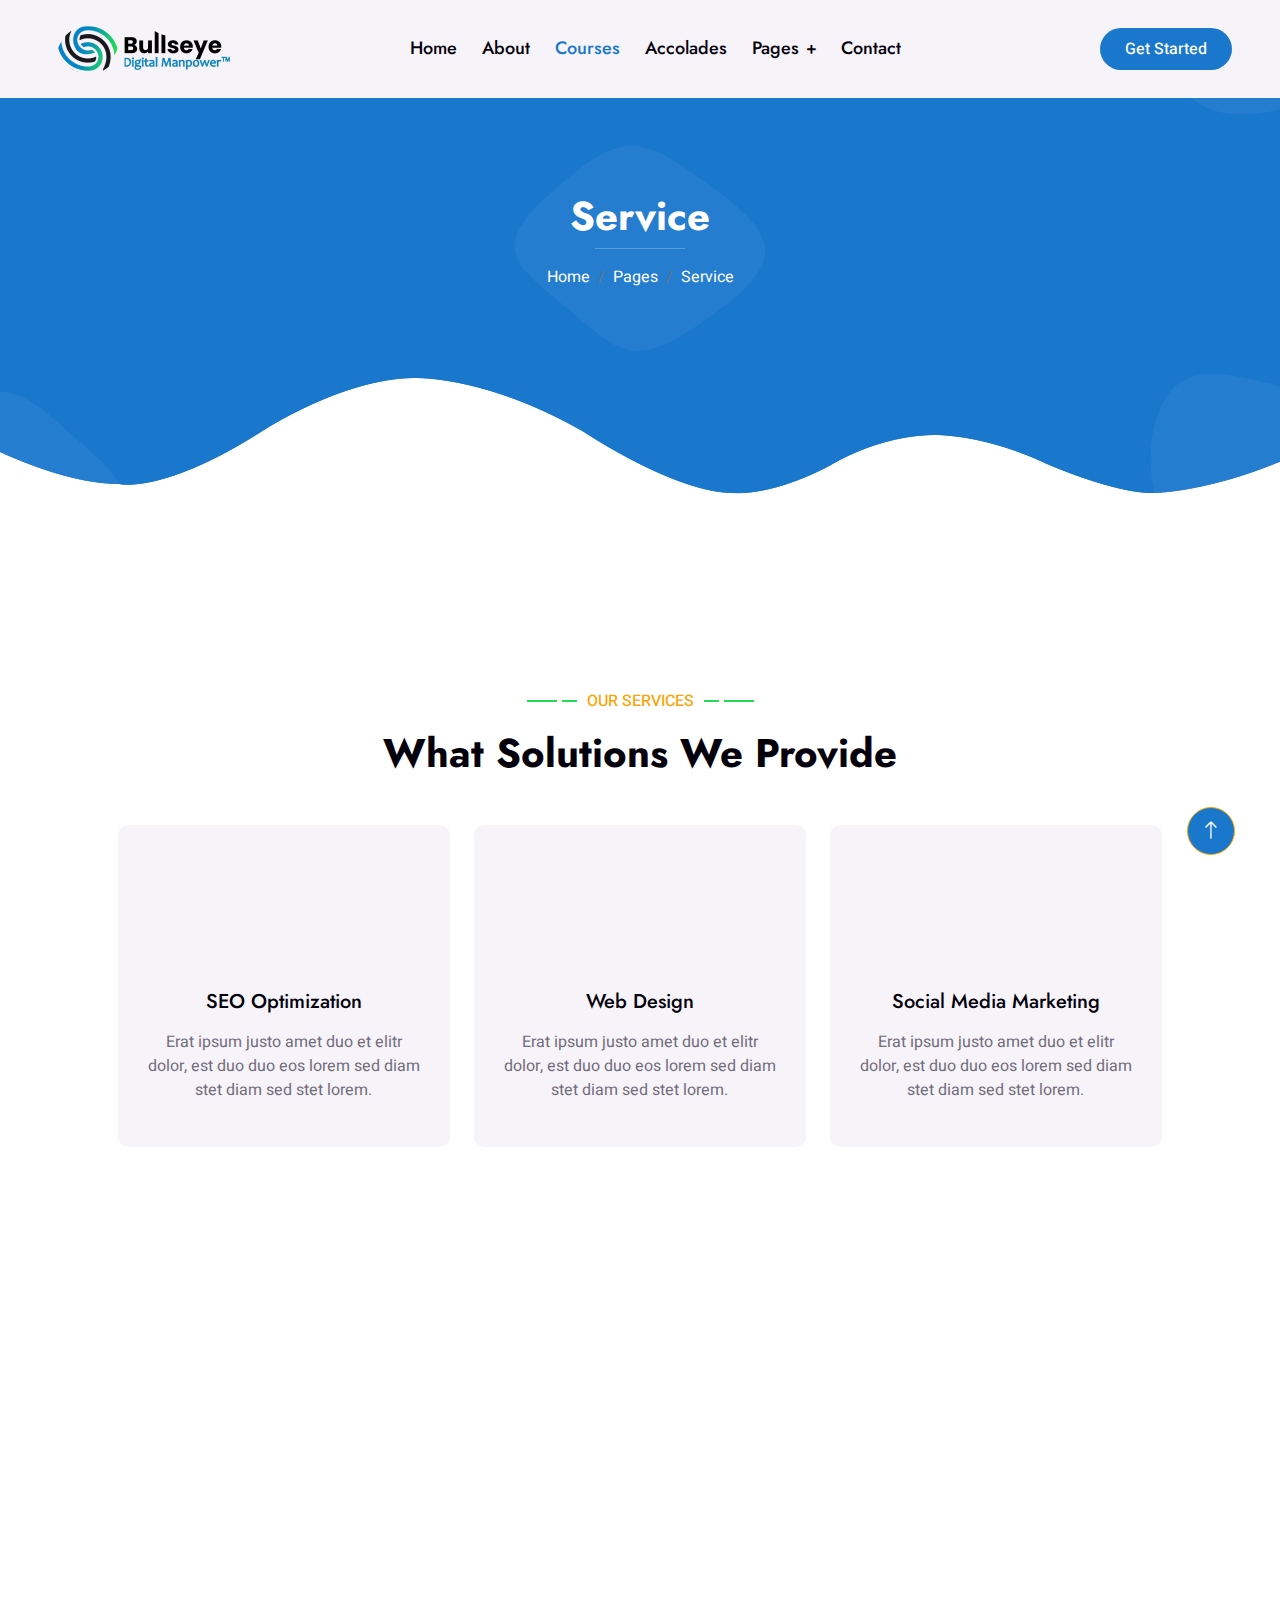
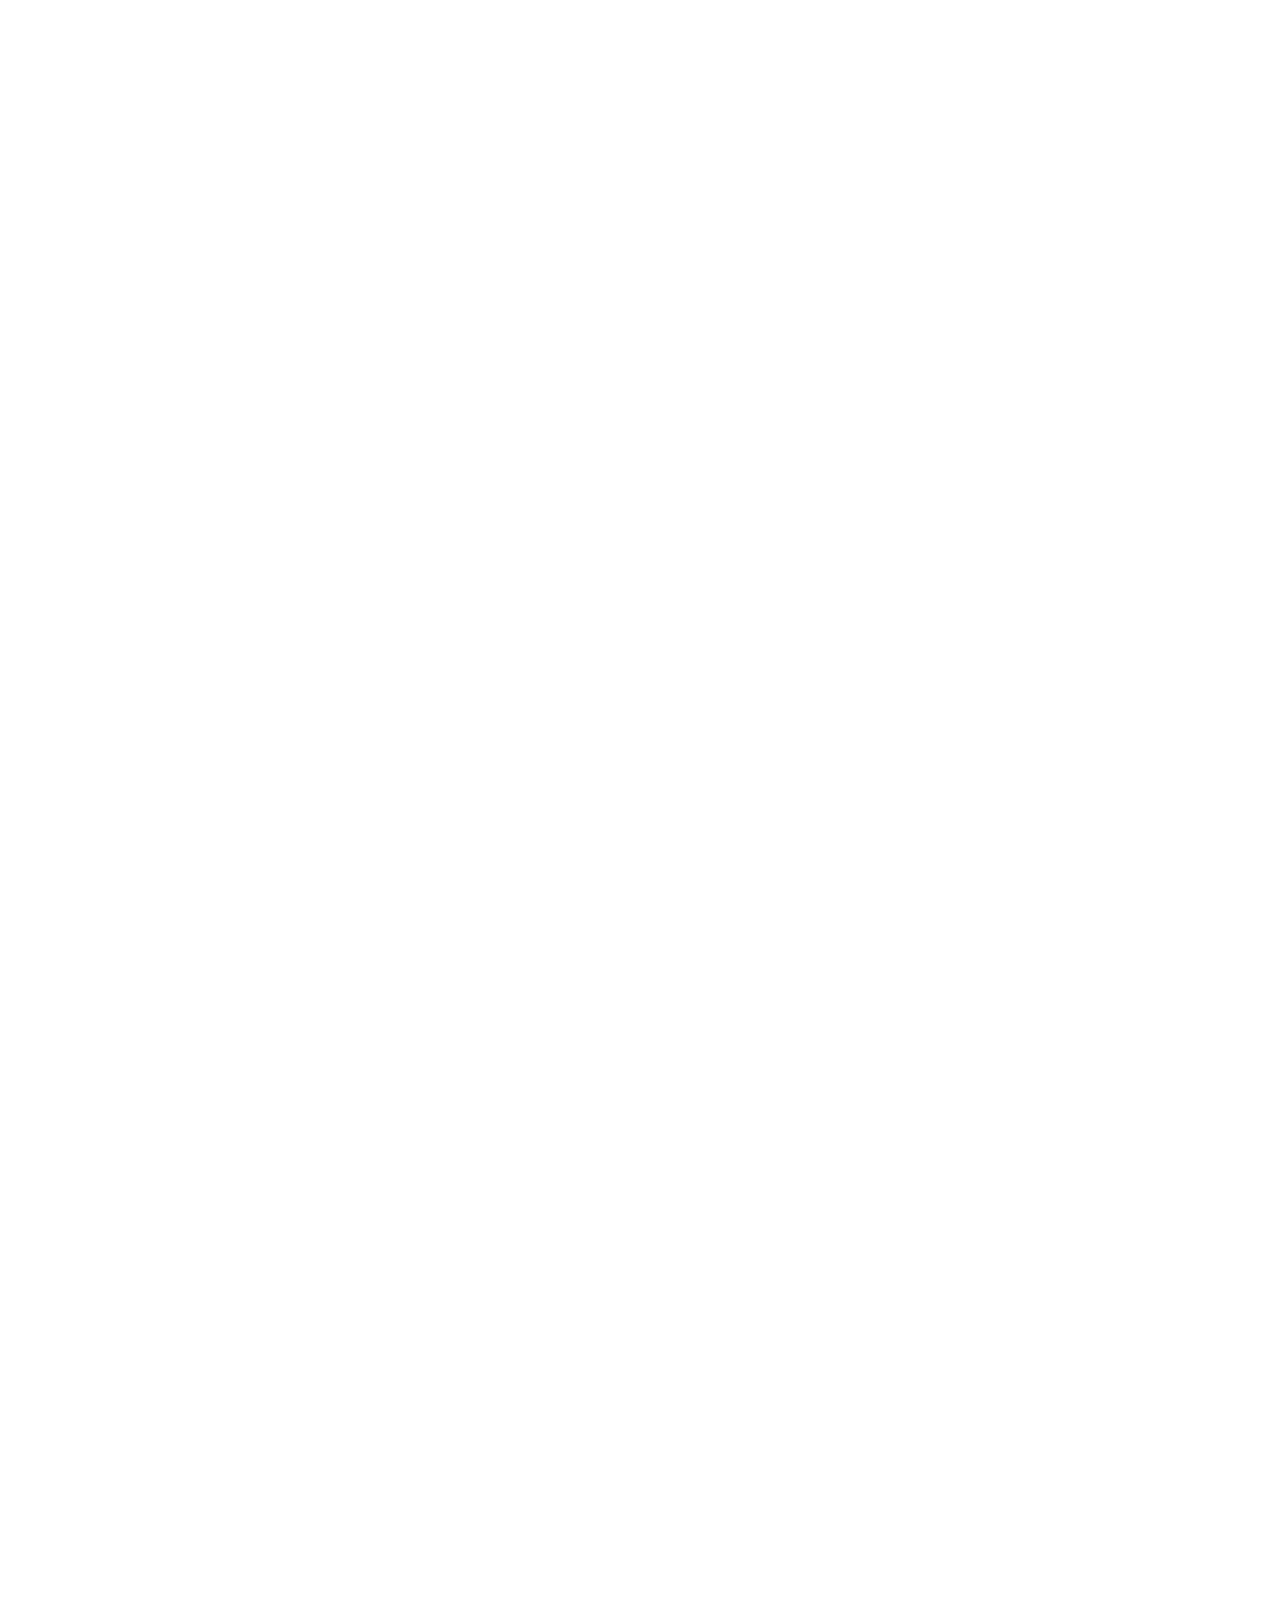
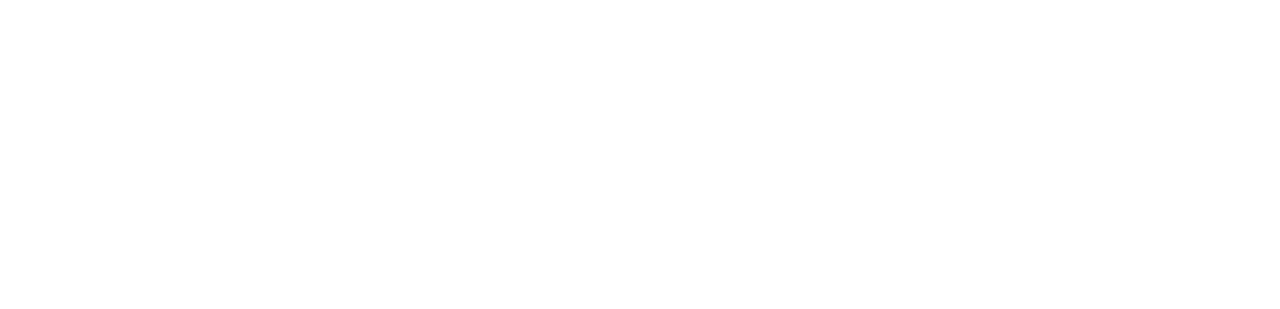
<file: service.html>
<!DOCTYPE html>
<html lang="en">

<head>
    <meta charset="utf-8">
    <title>Bullseye - Courses</title>
    <meta content="width=device-width, initial-scale=1.0" name="viewport">
    <meta content="" name="keywords">
    <meta content="" name="description">

    <!-- Favicon -->
    <link rel="icon" type="image/png" sizes="8x8" href="img\bullseye-icon.png">

    <!-- Google Web Fonts -->
    <link rel="preconnect" href="https://fonts.googleapis.com">
    <link rel="preconnect" href="https://fonts.gstatic.com" crossorigin>
    <link href="https://fonts.googleapis.com/css2?family=Heebo:wght@400;500&family=Jost:wght@500;600;700&display=swap" rel="stylesheet"> 

    <!-- Icon Font Stylesheet -->
    <link href="https://cdnjs.cloudflare.com/ajax/libs/font-awesome/5.10.0/css/all.min.css" rel="stylesheet">
    <link href="https://cdn.jsdelivr.net/npm/bootstrap-icons@1.4.1/font/bootstrap-icons.css" rel="stylesheet">

    <!-- Libraries Stylesheet -->
    <link href="lib/animate/animate.min.css" rel="stylesheet">
    <link href="lib/owlcarousel/assets/owl.carousel.min.css" rel="stylesheet">
    <link href="lib/lightbox/css/lightbox.min.css" rel="stylesheet">

    <!-- Customized Bootstrap Stylesheet -->
    <link href="css/bootstrap.min.css" rel="stylesheet">

    <!-- Template Stylesheet -->
    <link href="css/style.css" rel="stylesheet">
</head>

<body>
    <div class="container-xxl bg-white p-0">
        <!-- Spinner Start -->
        <div id="spinner" class="show bg-white position-fixed translate-middle w-100 vh-100 top-50 start-50 d-flex align-items-center justify-content-center">
            <div class="spinner-grow text-primary" style="width: 3rem; height: 3rem;" role="status">
                <span class="sr-only">Loading...</span>
            </div>
        </div>
        <!-- Spinner End -->


        <!-- Navbar & Hero Start -->
        <div class="container-xxl position-relative p-0">
            <nav class="navbar navbar-expand-lg navbar-light bg-light px-4 px-lg-5 py-3 py-lg-0">
                <a href="" class="navbar-brand p-0">
                    <!-- <h1 class="m-0">DGital</h1> -->
                    <img src="img/bullseye-logo.png" alt="Logo">
                </a>
                <button class="navbar-toggler" type="button" data-bs-toggle="collapse" data-bs-target="#navbarCollapse">
                    <span class="fa fa-bars"></span>
                </button>
                <div class="collapse navbar-collapse" id="navbarCollapse">
                    <div class="navbar-nav mx-auto py-0">
                        <a href="index.html" class="nav-item nav-link">Home</a>
                        <a href="about.html" class="nav-item nav-link">About</a>
                        <a href="service.html" class="nav-item nav-link active">Courses</a>
                        <a href="project.html" class="nav-item nav-link">Accolades</a>
                        <div class="nav-item dropdown">
                            <a href="#" class="nav-link dropdown-toggle" data-bs-toggle="dropdown">Pages</a>
                            <div class="dropdown-menu m-0">
                                <a href="team.html" class="dropdown-item">Our Team</a>
                                <a href="testimonial.html" class="dropdown-item">Testimonial</a>
                                <a href="404.html" class="dropdown-item">404 Page</a>
                            </div>
                        </div>
                        <a href="contact.html" class="nav-item nav-link">Contact</a>
                    </div>
                    <a href="" class="btn rounded-pill py-2 px-4 ms-3 d-none d-lg-block">Get Started</a>
                </div>
            </nav>

            <div class="container-xxl py-5 hero-header" style="background-color: #1977CC;">
                <div class="container my-5 py-5 px-lg-5">
                    <div class="row g-5 py-5">
                        <div class="col-12 text-center">
                            <h1 class="text-white animated slideInDown">Service</h1>
                            <hr class="bg-white mx-auto mt-0" style="width: 90px;">
                            <nav aria-label="breadcrumb">
                                <ol class="breadcrumb justify-content-center">
                                    <li class="breadcrumb-item"><a class="text-white" href="#">Home</a></li>
                                    <li class="breadcrumb-item"><a class="text-white" href="#">Pages</a></li>
                                    <li class="breadcrumb-item text-white active" aria-current="page">Service</li>
                                </ol>
                            </nav>
                        </div>
                    </div>
                </div>
            </div>
        </div>
        <!-- Navbar & Hero End -->


        <!-- Service Start -->
        <div class="container-xxl py-5">
            <div class="container py-5 px-lg-5">
                <div class="wow fadeInUp" data-wow-delay="0.1s">
                    <p class="section-title text-secondary justify-content-center"><span></span>Our Services<span></span></p>
                    <h1 class="text-center mb-5">What Solutions We Provide</h1>
                </div>
                <div class="row g-4">
                    <div class="col-lg-4 col-md-6 wow fadeInUp" data-wow-delay="0.1s">
                        <div class="service-item d-flex flex-column text-center rounded">
                            <div class="service-icon flex-shrink-0">
                                <i class="fa fa-search fa-2x"></i>
                            </div>
                            <h5 class="mb-3">SEO Optimization</h5>
                            <p class="m-0">Erat ipsum justo amet duo et elitr dolor, est duo duo eos lorem sed diam stet diam sed stet lorem.</p>
                            <a class="btn btn-square" href=""><i class="fa fa-arrow-right"></i></a>
                        </div>
                    </div>
                    <div class="col-lg-4 col-md-6 wow fadeInUp" data-wow-delay="0.3s">
                        <div class="service-item d-flex flex-column text-center rounded">
                            <div class="service-icon flex-shrink-0">
                                <i class="fa fa-laptop-code fa-2x"></i>
                            </div>
                            <h5 class="mb-3">Web Design</h5>
                            <p class="m-0">Erat ipsum justo amet duo et elitr dolor, est duo duo eos lorem sed diam stet diam sed stet lorem.</p>
                            <a class="btn btn-square" href=""><i class="fa fa-arrow-right"></i></a>
                        </div>
                    </div>
                    <div class="col-lg-4 col-md-6 wow fadeInUp" data-wow-delay="0.5s">
                        <div class="service-item d-flex flex-column text-center rounded">
                            <div class="service-icon flex-shrink-0">
                                <i class="fab fa-facebook-f fa-2x"></i>
                            </div>
                            <h5 class="mb-3">Social Media Marketing</h5>
                            <p class="m-0">Erat ipsum justo amet duo et elitr dolor, est duo duo eos lorem sed diam stet diam sed stet lorem.</p>
                            <a class="btn btn-square" href=""><i class="fa fa-arrow-right"></i></a>
                        </div>
                    </div>
                    <div class="col-lg-4 col-md-6 wow fadeInUp" data-wow-delay="0.1s">
                        <div class="service-item d-flex flex-column text-center rounded">
                            <div class="service-icon flex-shrink-0">
                                <i class="fa fa-mail-bulk fa-2x"></i>
                            </div>
                            <h5 class="mb-3">Email Marketing</h5>
                            <p class="m-0">Erat ipsum justo amet duo et elitr dolor, est duo duo eos lorem sed diam stet diam sed stet lorem.</p>
                            <a class="btn btn-square" href=""><i class="fa fa-arrow-right"></i></a>
                        </div>
                    </div>
                    <div class="col-lg-4 col-md-6 wow fadeInUp" data-wow-delay="0.3s">
                        <div class="service-item d-flex flex-column text-center rounded">
                            <div class="service-icon flex-shrink-0">
                                <i class="fa fa-thumbs-up fa-2x"></i>
                            </div>
                            <h5 class="mb-3">PPC Advertising</h5>
                            <p class="m-0">Erat ipsum justo amet duo et elitr dolor, est duo duo eos lorem sed diam stet diam sed stet lorem.</p>
                            <a class="btn btn-square" href=""><i class="fa fa-arrow-right"></i></a>
                        </div>
                    </div>
                    <div class="col-lg-4 col-md-6 wow fadeInUp" data-wow-delay="0.5s">
                        <div class="service-item d-flex flex-column text-center rounded">
                            <div class="service-icon flex-shrink-0">
                                <i class="fab fa-android fa-2x"></i>
                            </div>
                            <h5 class="mb-3">App Development</h5>
                            <p class="m-0">Erat ipsum justo amet duo et elitr dolor, est duo duo eos lorem sed diam stet diam sed stet lorem.</p>
                            <a class="btn btn-square" href=""><i class="fa fa-arrow-right"></i></a>
                        </div>
                    </div>
                </div>
            </div>
        </div>
        <!-- Service End -->


        <!-- Newsletter Start -->
        <div class="container-xxl bg-primary newsletter py-5 wow fadeInUp" data-wow-delay="0.1s">
            <div class="container py-5 px-lg-5">
                <div class="row justify-content-center">
                    <div class="col-lg-7 text-center">
                        <p class="section-title text-white justify-content-center"><span></span>Newsletter<span></span></p>
                        <h1 class="text-center text-white mb-4">Stay Always In Touch</h1>
                        <p class="text-white mb-4">Diam dolor diam ipsum et tempor sit. Aliqu diam amet diam et eos labore. Clita erat ipsum et lorem et sit sed stet lorem sit clita duo justo</p>
                        <div class="position-relative w-100 mt-3">
                            <input class="form-control border-0 rounded-pill w-100 ps-4 pe-5" type="text" placeholder="Enter Your Email" style="height: 48px;">
                            <button type="button" class="btn shadow-none position-absolute top-0 end-0 mt-1 me-2"><i class="fa fa-paper-plane text-primary fs-4"></i></button>
                        </div>
                    </div>
                </div>
            </div>
        </div>
        <!-- Newsletter End -->


        <!-- Testimonial Start -->
        <div class="container-xxl py-5 wow fadeInUp" data-wow-delay="0.1s">
            <div class="container py-5 px-lg-5">
                <p class="section-title text-secondary justify-content-center"><span></span>Testimonial<span></span></p>
                <h1 class="text-center mb-5">What Say Our Clients!</h1>
                <div class="owl-carousel testimonial-carousel">
                    <div class="testimonial-item bg-light rounded my-4">
                        <p class="fs-5"><i class="fa fa-quote-left fa-4x text-primary mt-n4 me-3"></i>Diam dolor diam ipsum sit. Aliqu diam amet diam et eos. Clita erat ipsum et lorem et sit sed stet lorem sit clita duo justo.</p>
                        <div class="d-flex align-items-center">
                            <img class="img-fluid flex-shrink-0 rounded-circle" src="img/testimonial-1.jpg" style="width: 65px; height: 65px;">
                            <div class="ps-4">
                                <h5 class="mb-1">Client Name</h5>
                                <span>Profession</span>
                            </div>
                        </div>
                    </div>
                    <div class="testimonial-item bg-light rounded my-4">
                        <p class="fs-5"><i class="fa fa-quote-left fa-4x text-primary mt-n4 me-3"></i>Diam dolor diam ipsum sit. Aliqu diam amet diam et eos. Clita erat ipsum et lorem et sit sed stet lorem sit clita duo justo.</p>
                        <div class="d-flex align-items-center">
                            <img class="img-fluid flex-shrink-0 rounded-circle" src="img/testimonial-2.jpg" style="width: 65px; height: 65px;">
                            <div class="ps-4">
                                <h5 class="mb-1">Client Name</h5>
                                <span>Profession</span>
                            </div>
                        </div>
                    </div>
                    <div class="testimonial-item bg-light rounded my-4">
                        <p class="fs-5"><i class="fa fa-quote-left fa-4x text-primary mt-n4 me-3"></i>Diam dolor diam ipsum sit. Aliqu diam amet diam et eos. Clita erat ipsum et lorem et sit sed stet lorem sit clita duo justo.</p>
                        <div class="d-flex align-items-center">
                            <img class="img-fluid flex-shrink-0 rounded-circle" src="img/testimonial-3.jpg" style="width: 65px; height: 65px;">
                            <div class="ps-4">
                                <h5 class="mb-1">Client Name</h5>
                                <span>Profession</span>
                            </div>
                        </div>
                    </div>
                </div>
            </div>
        </div>
        <!-- Testimonial End -->
        

        <!-- Footer Start -->
        <div class="container-fluid bg-primary text-light footer wow fadeIn" data-wow-delay="0.1s">
            <div class="container py-5 px-lg-5">
                <div class="row g-5">
                    <div class="col-md-6 col-lg-3">
                        <p class="section-title text-white h5 mb-4">Address<span></span></p>
                        <p><i class="fa fa-map-marker-alt me-3"></i>123 Street, New York, USA</p>
                        <p><i class="fa fa-phone-alt me-3"></i>+012 345 67890</p>
                        <p><i class="fa fa-envelope me-3"></i>info@example.com</p>
                        <div class="d-flex pt-2">
                            <a class="btn btn-outline-light btn-social" href=""><i class="fab fa-twitter"></i></a>
                            <a class="btn btn-outline-light btn-social" href=""><i class="fab fa-facebook-f"></i></a>
                            <a class="btn btn-outline-light btn-social" href=""><i class="fab fa-instagram"></i></a>
                            <a class="btn btn-outline-light btn-social" href=""><i class="fab fa-linkedin-in"></i></a>
                        </div>
                    </div>
                    <div class="col-md-6 col-lg-3">
                        <p class="section-title text-white h5 mb-4">Quick Link<span></span></p>
                        <a class="btn btn-link" href="">About Us</a>
                        <a class="btn btn-link" href="">Contact Us</a>
                        <a class="btn btn-link" href="">Privacy Policy</a>
                        <a class="btn btn-link" href="">Terms & Condition</a>
                        <a class="btn btn-link" href="">Career</a>
                    </div>
                    <div class="col-md-6 col-lg-3">
                        <p class="section-title text-white h5 mb-4">Gallery<span></span></p>
                        <div class="row g-2">
                            <div class="col-4">
                                <img class="img-fluid" src="img/portfolio-1.jpg" alt="Image">
                            </div>
                            <div class="col-4">
                                <img class="img-fluid" src="img/portfolio-2.jpg" alt="Image">
                            </div>
                            <div class="col-4">
                                <img class="img-fluid" src="img/portfolio-3.jpg" alt="Image">
                            </div>
                            <div class="col-4">
                                <img class="img-fluid" src="img/portfolio-4.jpg" alt="Image">
                            </div>
                            <div class="col-4">
                                <img class="img-fluid" src="img/portfolio-5.jpg" alt="Image">
                            </div>
                            <div class="col-4">
                                <img class="img-fluid" src="img/portfolio-6.jpg" alt="Image">
                            </div>
                        </div>
                    </div>
                    <div class="col-md-6 col-lg-3">
                        <p class="section-title text-white h5 mb-4">Newsletter<span></span></p>
                        <p>Lorem ipsum dolor sit amet elit. Phasellus nec pretium mi. Curabitur facilisis ornare velit non vulpu</p>
                        <div class="position-relative w-100 mt-3">
                            <input class="form-control border-0 rounded-pill w-100 ps-4 pe-5" type="text" placeholder="Your Email" style="height: 48px;">
                            <button type="button" class="btn shadow-none position-absolute top-0 end-0 mt-1 me-2"><i class="fa fa-paper-plane text-primary fs-4"></i></button>
                        </div>
                    </div>
                </div>
            </div>
            <div class="container px-lg-5">
                <div class="copyright">
                    <div class="row">
                        <div class="col-md-6 text-center text-md-start mb-3 mb-md-0">
                            &copy; <a class="border-bottom" href="#">Your Site Name</a>, All Right Reserved. 
							
							<!--/*** This template is free as long as you keep the footer author’s credit link/attribution link/backlink. If you'd like to use the template without the footer author’s credit link/attribution link/backlink, you can purchase the Credit Removal License from "https://htmlcodex.com/credit-removal". Thank you for your support. ***/-->
							Designed By <a class="border-bottom" href="https://htmlcodex.com">HTML Codex</a>
                        </div>
                        <div class="col-md-6 text-center text-md-end">
                            <div class="footer-menu">
                                <a href="">Home</a>
                                <a href="">Cookies</a>
                                <a href="">Help</a>
                                <a href="">FQAs</a>
                            </div>
                        </div>
                    </div>
                </div>
            </div>
        </div>
        <!-- Footer End -->


        <!-- Back to Top -->
        <a href="#" class="btn btn-lg btn-secondary btn-lg-square back-to-top"><i class="bi bi-arrow-up"></i></a>
    </div>

    <!-- JavaScript Libraries -->
    <script src="https://code.jquery.com/jquery-3.4.1.min.js"></script>
    <script src="https://cdn.jsdelivr.net/npm/bootstrap@5.0.0/dist/js/bootstrap.bundle.min.js"></script>
    <script src="lib/wow/wow.min.js"></script>
    <script src="lib/easing/easing.min.js"></script>
    <script src="lib/waypoints/waypoints.min.js"></script>
    <script src="lib/counterup/counterup.min.js"></script>
    <script src="lib/owlcarousel/owl.carousel.min.js"></script>
    <script src="lib/isotope/isotope.pkgd.min.js"></script>
    <script src="lib/lightbox/js/lightbox.min.js"></script>

    <!-- Template Javascript -->
    <script src="js/main.js"></script>
</body>

</html>
</file>
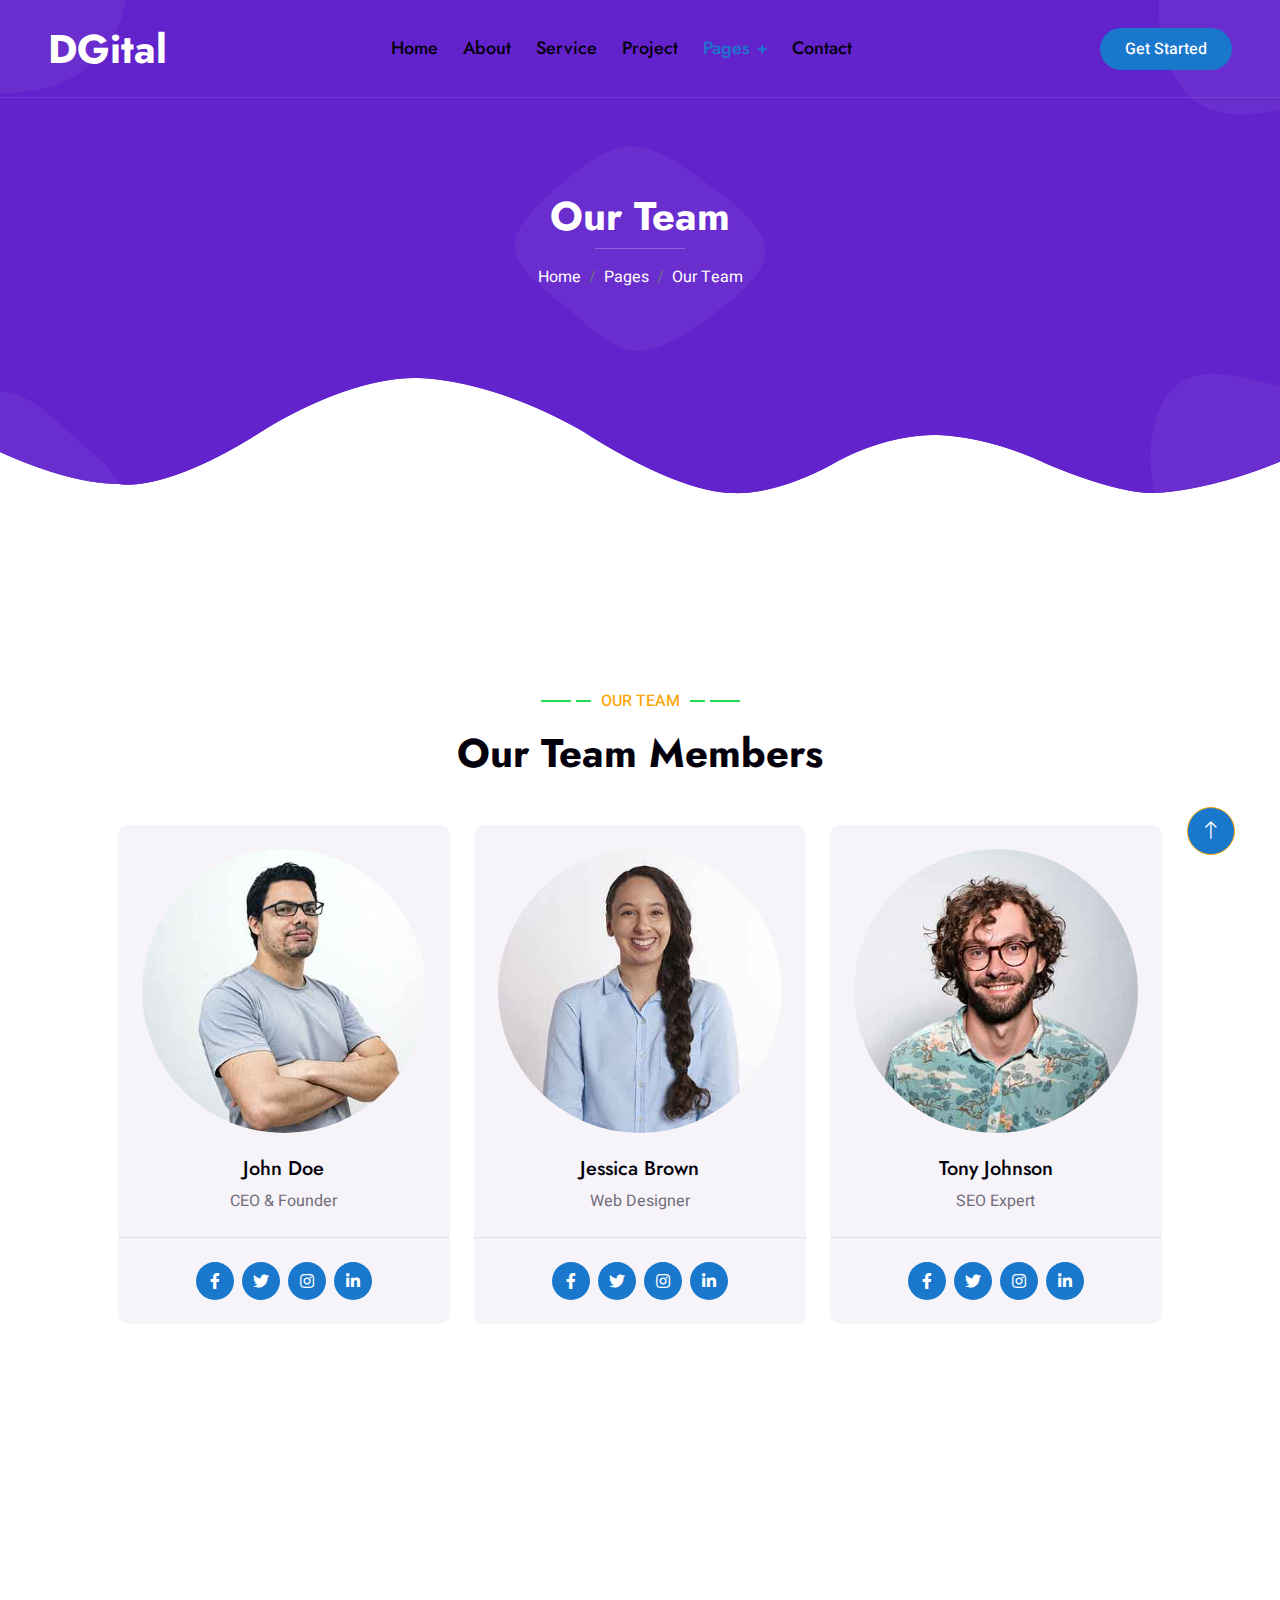
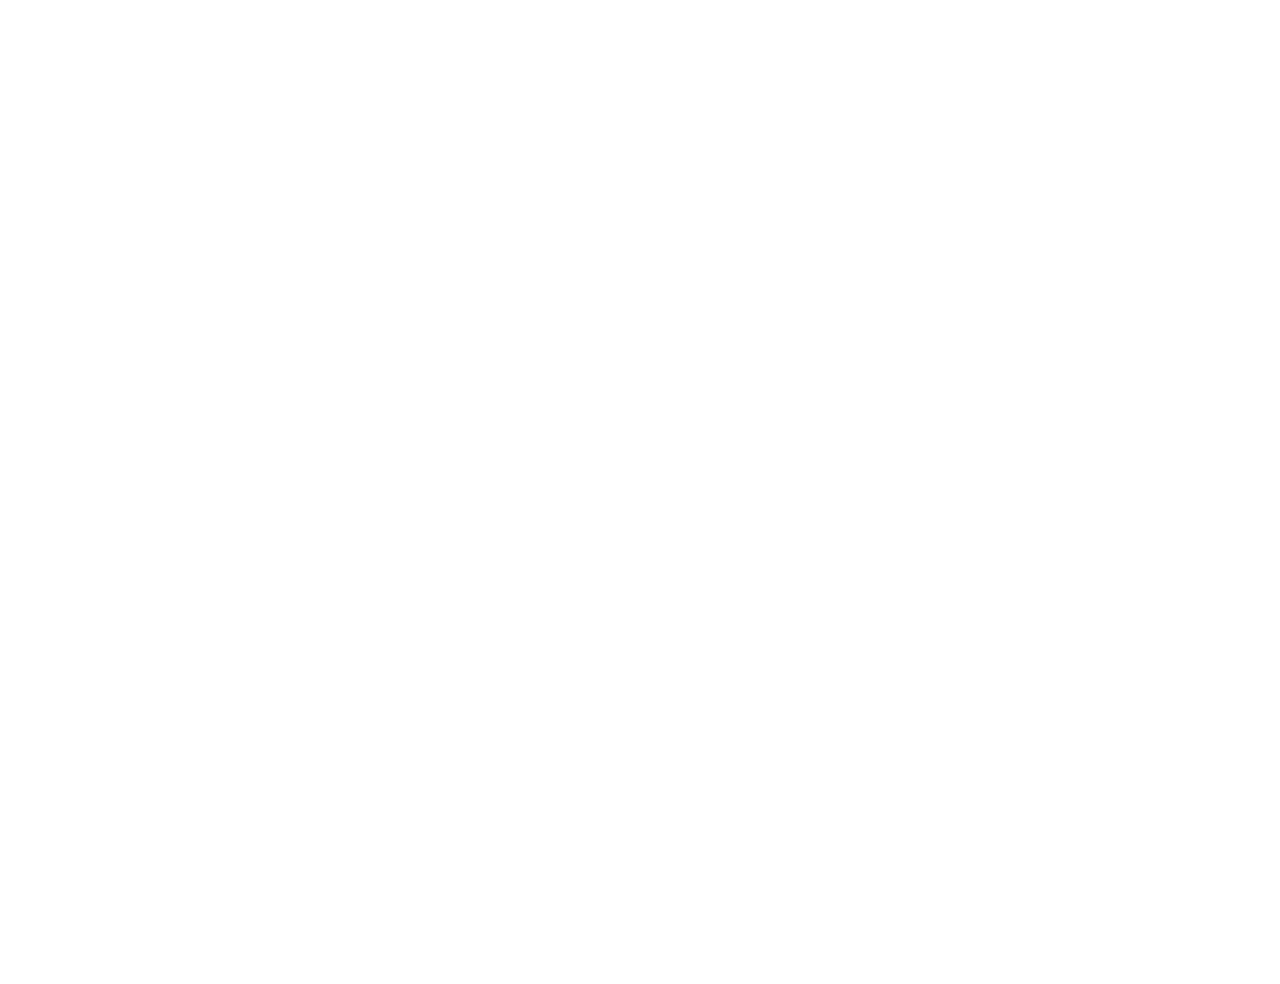
<file: team.html>
<!DOCTYPE html>
<html lang="en">

<head>
    <meta charset="utf-8">
    <title>DGital - Digital Agency HTML Template</title>
    <meta content="width=device-width, initial-scale=1.0" name="viewport">
    <meta content="" name="keywords">
    <meta content="" name="description">

    <!-- Favicon -->
    <link href="img/favicon.ico" rel="icon">

    <!-- Google Web Fonts -->
    <link rel="preconnect" href="https://fonts.googleapis.com">
    <link rel="preconnect" href="https://fonts.gstatic.com" crossorigin>
    <link href="https://fonts.googleapis.com/css2?family=Heebo:wght@400;500&family=Jost:wght@500;600;700&display=swap" rel="stylesheet"> 

    <!-- Icon Font Stylesheet -->
    <link href="https://cdnjs.cloudflare.com/ajax/libs/font-awesome/5.10.0/css/all.min.css" rel="stylesheet">
    <link href="https://cdn.jsdelivr.net/npm/bootstrap-icons@1.4.1/font/bootstrap-icons.css" rel="stylesheet">

    <!-- Libraries Stylesheet -->
    <link href="lib/animate/animate.min.css" rel="stylesheet">
    <link href="lib/owlcarousel/assets/owl.carousel.min.css" rel="stylesheet">
    <link href="lib/lightbox/css/lightbox.min.css" rel="stylesheet">

    <!-- Customized Bootstrap Stylesheet -->
    <link href="css/bootstrap.min.css" rel="stylesheet">

    <!-- Template Stylesheet -->
    <link href="css/style.css" rel="stylesheet">
</head>

<body>
    <div class="container-xxl bg-white p-0">
        <!-- Spinner Start -->
        <div id="spinner" class="show bg-white position-fixed translate-middle w-100 vh-100 top-50 start-50 d-flex align-items-center justify-content-center">
            <div class="spinner-grow text-primary" style="width: 3rem; height: 3rem;" role="status">
                <span class="sr-only">Loading...</span>
            </div>
        </div>
        <!-- Spinner End -->


        <!-- Navbar & Hero Start -->
        <div class="container-xxl position-relative p-0">
            <nav class="navbar navbar-expand-lg navbar-light px-4 px-lg-5 py-3 py-lg-0">
                <a href="" class="navbar-brand p-0">
                    <h1 class="m-0">DGital</h1>
                    <!-- <img src="img/logo.png" alt="Logo"> -->
                </a>
                <button class="navbar-toggler" type="button" data-bs-toggle="collapse" data-bs-target="#navbarCollapse">
                    <span class="fa fa-bars"></span>
                </button>
                <div class="collapse navbar-collapse" id="navbarCollapse">
                    <div class="navbar-nav mx-auto py-0">
                        <a href="index.html" class="nav-item nav-link">Home</a>
                        <a href="about.html" class="nav-item nav-link">About</a>
                        <a href="service.html" class="nav-item nav-link">Service</a>
                        <a href="project.html" class="nav-item nav-link">Project</a>
                        <div class="nav-item dropdown">
                            <a href="#" class="nav-link dropdown-toggle active" data-bs-toggle="dropdown">Pages</a>
                            <div class="dropdown-menu m-0">
                                <a href="team.html" class="dropdown-item active">Our Team</a>
                                <a href="testimonial.html" class="dropdown-item">Testimonial</a>
                                <a href="404.html" class="dropdown-item">404 Page</a>
                            </div>
                        </div>
                        <a href="contact.html" class="nav-item nav-link">Contact</a>
                    </div>
                    <a href="" class="btn rounded-pill py-2 px-4 ms-3 d-none d-lg-block">Get Started</a>
                </div>
            </nav>

            <div class="container-xxl py-5 bg-primary hero-header">
                <div class="container my-5 py-5 px-lg-5">
                    <div class="row g-5 py-5">
                        <div class="col-12 text-center">
                            <h1 class="text-white animated slideInDown">Our Team</h1>
                            <hr class="bg-white mx-auto mt-0" style="width: 90px;">
                            <nav aria-label="breadcrumb">
                                <ol class="breadcrumb justify-content-center">
                                    <li class="breadcrumb-item"><a class="text-white" href="#">Home</a></li>
                                    <li class="breadcrumb-item"><a class="text-white" href="#">Pages</a></li>
                                    <li class="breadcrumb-item text-white active" aria-current="page">Our Team</li>
                                </ol>
                            </nav>
                        </div>
                    </div>
                </div>
            </div>
        </div>
        <!-- Navbar & Hero End -->
        

        <!-- Team Start -->
        <div class="container-xxl py-5">
            <div class="container py-5 px-lg-5">
                <div class="wow fadeInUp" data-wow-delay="0.1s">
                    <p class="section-title text-secondary justify-content-center"><span></span>Our Team<span></span></p>
                    <h1 class="text-center mb-5">Our Team Members</h1>
                </div>
                <div class="row g-4">
                    <div class="col-lg-4 col-md-6 wow fadeInUp" data-wow-delay="0.1s">
                        <div class="team-item bg-light rounded">
                            <div class="text-center border-bottom p-4">
                                <img class="img-fluid rounded-circle mb-4" src="img/team-1.jpg" alt="">
                                <h5>John Doe</h5>
                                <span>CEO & Founder</span>
                            </div>
                            <div class="d-flex justify-content-center p-4">
                                <a class="btn btn-square mx-1" href=""><i class="fab fa-facebook-f"></i></a>
                                <a class="btn btn-square mx-1" href=""><i class="fab fa-twitter"></i></a>
                                <a class="btn btn-square mx-1" href=""><i class="fab fa-instagram"></i></a>
                                <a class="btn btn-square mx-1" href=""><i class="fab fa-linkedin-in"></i></a>
                            </div>
                        </div>
                    </div>
                    <div class="col-lg-4 col-md-6 wow fadeInUp" data-wow-delay="0.3s">
                        <div class="team-item bg-light rounded">
                            <div class="text-center border-bottom p-4">
                                <img class="img-fluid rounded-circle mb-4" src="img/team-2.jpg" alt="">
                                <h5>Jessica Brown</h5>
                                <span>Web Designer</span>
                            </div>
                            <div class="d-flex justify-content-center p-4">
                                <a class="btn btn-square mx-1" href=""><i class="fab fa-facebook-f"></i></a>
                                <a class="btn btn-square mx-1" href=""><i class="fab fa-twitter"></i></a>
                                <a class="btn btn-square mx-1" href=""><i class="fab fa-instagram"></i></a>
                                <a class="btn btn-square mx-1" href=""><i class="fab fa-linkedin-in"></i></a>
                            </div>
                        </div>
                    </div>
                    <div class="col-lg-4 col-md-6 wow fadeInUp" data-wow-delay="0.5s">
                        <div class="team-item bg-light rounded">
                            <div class="text-center border-bottom p-4">
                                <img class="img-fluid rounded-circle mb-4" src="img/team-3.jpg" alt="">
                                <h5>Tony Johnson</h5>
                                <span>SEO Expert</span>
                            </div>
                            <div class="d-flex justify-content-center p-4">
                                <a class="btn btn-square mx-1" href=""><i class="fab fa-facebook-f"></i></a>
                                <a class="btn btn-square mx-1" href=""><i class="fab fa-twitter"></i></a>
                                <a class="btn btn-square mx-1" href=""><i class="fab fa-instagram"></i></a>
                                <a class="btn btn-square mx-1" href=""><i class="fab fa-linkedin-in"></i></a>
                            </div>
                        </div>
                    </div>
                    <div class="col-lg-4 col-md-6 wow fadeInUp" data-wow-delay="0.1s">
                        <div class="team-item bg-light rounded">
                            <div class="text-center border-bottom p-4">
                                <img class="img-fluid rounded-circle mb-4" src="img/team-2.jpg" alt="">
                                <h5>John Doe</h5>
                                <span>CEO & Founder</span>
                            </div>
                            <div class="d-flex justify-content-center p-4">
                                <a class="btn btn-square mx-1" href=""><i class="fab fa-facebook-f"></i></a>
                                <a class="btn btn-square mx-1" href=""><i class="fab fa-twitter"></i></a>
                                <a class="btn btn-square mx-1" href=""><i class="fab fa-instagram"></i></a>
                                <a class="btn btn-square mx-1" href=""><i class="fab fa-linkedin-in"></i></a>
                            </div>
                        </div>
                    </div>
                    <div class="col-lg-4 col-md-6 wow fadeInUp" data-wow-delay="0.3s">
                        <div class="team-item bg-light rounded">
                            <div class="text-center border-bottom p-4">
                                <img class="img-fluid rounded-circle mb-4" src="img/team-3.jpg" alt="">
                                <h5>Jessica Brown</h5>
                                <span>Web Designer</span>
                            </div>
                            <div class="d-flex justify-content-center p-4">
                                <a class="btn btn-square mx-1" href=""><i class="fab fa-facebook-f"></i></a>
                                <a class="btn btn-square mx-1" href=""><i class="fab fa-twitter"></i></a>
                                <a class="btn btn-square mx-1" href=""><i class="fab fa-instagram"></i></a>
                                <a class="btn btn-square mx-1" href=""><i class="fab fa-linkedin-in"></i></a>
                            </div>
                        </div>
                    </div>
                    <div class="col-lg-4 col-md-6 wow fadeInUp" data-wow-delay="0.5s">
                        <div class="team-item bg-light rounded">
                            <div class="text-center border-bottom p-4">
                                <img class="img-fluid rounded-circle mb-4" src="img/team-1.jpg" alt="">
                                <h5>Tony Johnson</h5>
                                <span>SEO Expert</span>
                            </div>
                            <div class="d-flex justify-content-center p-4">
                                <a class="btn btn-square mx-1" href=""><i class="fab fa-facebook-f"></i></a>
                                <a class="btn btn-square mx-1" href=""><i class="fab fa-twitter"></i></a>
                                <a class="btn btn-square mx-1" href=""><i class="fab fa-instagram"></i></a>
                                <a class="btn btn-square mx-1" href=""><i class="fab fa-linkedin-in"></i></a>
                            </div>
                        </div>
                    </div>
                </div>
            </div>
        </div>
        <!-- Team End -->
        

        <!-- Footer Start -->
        <div class="container-fluid bg-primary text-light footer wow fadeIn" data-wow-delay="0.1s">
            <div class="container py-5 px-lg-5">
                <div class="row g-5">
                    <div class="col-md-6 col-lg-3">
                        <p class="section-title text-white h5 mb-4">Address<span></span></p>
                        <p><i class="fa fa-map-marker-alt me-3"></i>123 Street, New York, USA</p>
                        <p><i class="fa fa-phone-alt me-3"></i>+012 345 67890</p>
                        <p><i class="fa fa-envelope me-3"></i>info@example.com</p>
                        <div class="d-flex pt-2">
                            <a class="btn btn-outline-light btn-social" href=""><i class="fab fa-twitter"></i></a>
                            <a class="btn btn-outline-light btn-social" href=""><i class="fab fa-facebook-f"></i></a>
                            <a class="btn btn-outline-light btn-social" href=""><i class="fab fa-instagram"></i></a>
                            <a class="btn btn-outline-light btn-social" href=""><i class="fab fa-linkedin-in"></i></a>
                        </div>
                    </div>
                    <div class="col-md-6 col-lg-3">
                        <p class="section-title text-white h5 mb-4">Quick Link<span></span></p>
                        <a class="btn btn-link" href="">About Us</a>
                        <a class="btn btn-link" href="">Contact Us</a>
                        <a class="btn btn-link" href="">Privacy Policy</a>
                        <a class="btn btn-link" href="">Terms & Condition</a>
                        <a class="btn btn-link" href="">Career</a>
                    </div>
                    <div class="col-md-6 col-lg-3">
                        <p class="section-title text-white h5 mb-4">Gallery<span></span></p>
                        <div class="row g-2">
                            <div class="col-4">
                                <img class="img-fluid" src="img/portfolio-1.jpg" alt="Image">
                            </div>
                            <div class="col-4">
                                <img class="img-fluid" src="img/portfolio-2.jpg" alt="Image">
                            </div>
                            <div class="col-4">
                                <img class="img-fluid" src="img/portfolio-3.jpg" alt="Image">
                            </div>
                            <div class="col-4">
                                <img class="img-fluid" src="img/portfolio-4.jpg" alt="Image">
                            </div>
                            <div class="col-4">
                                <img class="img-fluid" src="img/portfolio-5.jpg" alt="Image">
                            </div>
                            <div class="col-4">
                                <img class="img-fluid" src="img/portfolio-6.jpg" alt="Image">
                            </div>
                        </div>
                    </div>
                    <div class="col-md-6 col-lg-3">
                        <p class="section-title text-white h5 mb-4">Newsletter<span></span></p>
                        <p>Lorem ipsum dolor sit amet elit. Phasellus nec pretium mi. Curabitur facilisis ornare velit non vulpu</p>
                        <div class="position-relative w-100 mt-3">
                            <input class="form-control border-0 rounded-pill w-100 ps-4 pe-5" type="text" placeholder="Your Email" style="height: 48px;">
                            <button type="button" class="btn shadow-none position-absolute top-0 end-0 mt-1 me-2"><i class="fa fa-paper-plane text-primary fs-4"></i></button>
                        </div>
                    </div>
                </div>
            </div>
            <div class="container px-lg-5">
                <div class="copyright">
                    <div class="row">
                        <div class="col-md-6 text-center text-md-start mb-3 mb-md-0">
                            &copy; <a class="border-bottom" href="#">Your Site Name</a>, All Right Reserved. 
							
							<!--/*** This template is free as long as you keep the footer author’s credit link/attribution link/backlink. If you'd like to use the template without the footer author’s credit link/attribution link/backlink, you can purchase the Credit Removal License from "https://htmlcodex.com/credit-removal". Thank you for your support. ***/-->
							Designed By <a class="border-bottom" href="https://htmlcodex.com">HTML Codex</a>
                        </div>
                        <div class="col-md-6 text-center text-md-end">
                            <div class="footer-menu">
                                <a href="">Home</a>
                                <a href="">Cookies</a>
                                <a href="">Help</a>
                                <a href="">FQAs</a>
                            </div>
                        </div>
                    </div>
                </div>
            </div>
        </div>
        <!-- Footer End -->


        <!-- Back to Top -->
        <a href="#" class="btn btn-lg btn-secondary btn-lg-square back-to-top"><i class="bi bi-arrow-up"></i></a>
    </div>

    <!-- JavaScript Libraries -->
    <script src="https://code.jquery.com/jquery-3.4.1.min.js"></script>
    <script src="https://cdn.jsdelivr.net/npm/bootstrap@5.0.0/dist/js/bootstrap.bundle.min.js"></script>
    <script src="lib/wow/wow.min.js"></script>
    <script src="lib/easing/easing.min.js"></script>
    <script src="lib/waypoints/waypoints.min.js"></script>
    <script src="lib/counterup/counterup.min.js"></script>
    <script src="lib/owlcarousel/owl.carousel.min.js"></script>
    <script src="lib/isotope/isotope.pkgd.min.js"></script>
    <script src="lib/lightbox/js/lightbox.min.js"></script>

    <!-- Template Javascript -->
    <script src="js/main.js"></script>
</body>

</html>
</file>
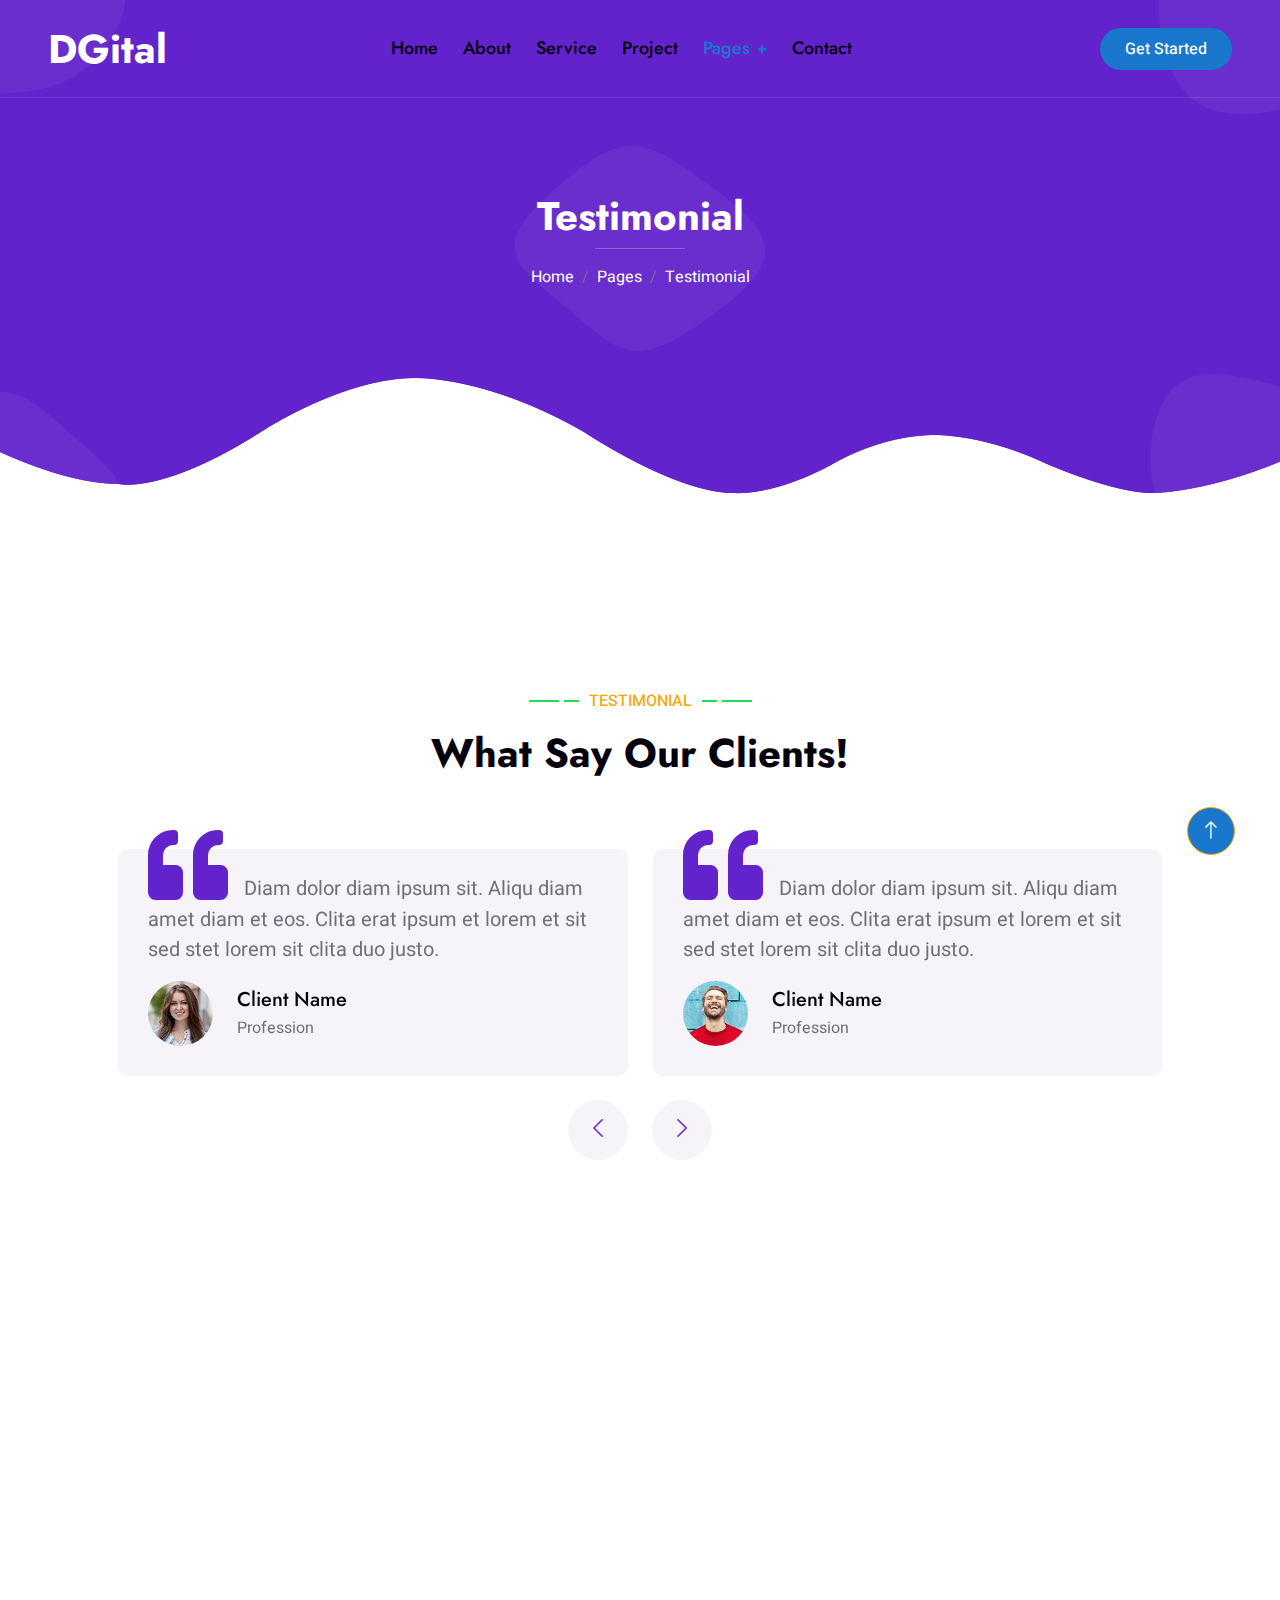
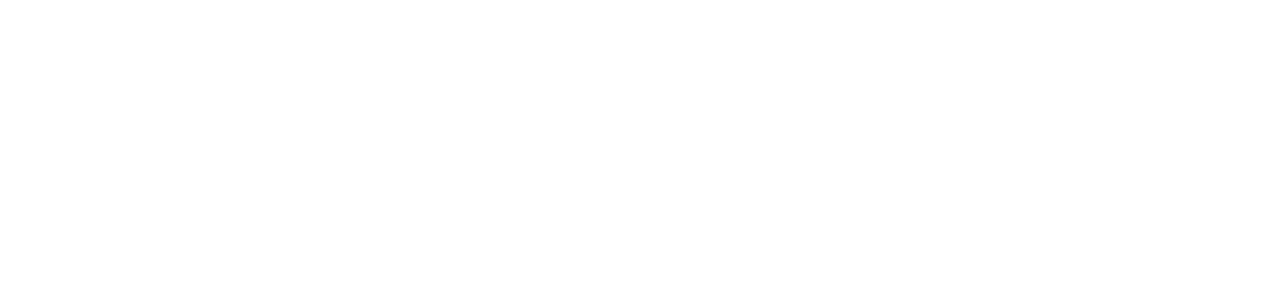
<file: testimonial.html>
<!DOCTYPE html>
<html lang="en">

<head>
    <meta charset="utf-8">
    <title>DGital - Digital Agency HTML Template</title>
    <meta content="width=device-width, initial-scale=1.0" name="viewport">
    <meta content="" name="keywords">
    <meta content="" name="description">

    <!-- Favicon -->
    <link href="img/favicon.ico" rel="icon">

    <!-- Google Web Fonts -->
    <link rel="preconnect" href="https://fonts.googleapis.com">
    <link rel="preconnect" href="https://fonts.gstatic.com" crossorigin>
    <link href="https://fonts.googleapis.com/css2?family=Heebo:wght@400;500&family=Jost:wght@500;600;700&display=swap" rel="stylesheet"> 

    <!-- Icon Font Stylesheet -->
    <link href="https://cdnjs.cloudflare.com/ajax/libs/font-awesome/5.10.0/css/all.min.css" rel="stylesheet">
    <link href="https://cdn.jsdelivr.net/npm/bootstrap-icons@1.4.1/font/bootstrap-icons.css" rel="stylesheet">

    <!-- Libraries Stylesheet -->
    <link href="lib/animate/animate.min.css" rel="stylesheet">
    <link href="lib/owlcarousel/assets/owl.carousel.min.css" rel="stylesheet">
    <link href="lib/lightbox/css/lightbox.min.css" rel="stylesheet">

    <!-- Customized Bootstrap Stylesheet -->
    <link href="css/bootstrap.min.css" rel="stylesheet">

    <!-- Template Stylesheet -->
    <link href="css/style.css" rel="stylesheet">
</head>

<body>
    <div class="container-xxl bg-white p-0">
        <!-- Spinner Start -->
        <div id="spinner" class="show bg-white position-fixed translate-middle w-100 vh-100 top-50 start-50 d-flex align-items-center justify-content-center">
            <div class="spinner-grow text-primary" style="width: 3rem; height: 3rem;" role="status">
                <span class="sr-only">Loading...</span>
            </div>
        </div>
        <!-- Spinner End -->


        <!-- Navbar & Hero Start -->
        <div class="container-xxl position-relative p-0">
            <nav class="navbar navbar-expand-lg navbar-light px-4 px-lg-5 py-3 py-lg-0">
                <a href="" class="navbar-brand p-0">
                    <h1 class="m-0">DGital</h1>
                    <!-- <img src="img/logo.png" alt="Logo"> -->
                </a>
                <button class="navbar-toggler" type="button" data-bs-toggle="collapse" data-bs-target="#navbarCollapse">
                    <span class="fa fa-bars"></span>
                </button>
                <div class="collapse navbar-collapse" id="navbarCollapse">
                    <div class="navbar-nav mx-auto py-0">
                        <a href="index.html" class="nav-item nav-link">Home</a>
                        <a href="about.html" class="nav-item nav-link">About</a>
                        <a href="service.html" class="nav-item nav-link">Service</a>
                        <a href="project.html" class="nav-item nav-link">Project</a>
                        <div class="nav-item dropdown">
                            <a href="#" class="nav-link dropdown-toggle active" data-bs-toggle="dropdown">Pages</a>
                            <div class="dropdown-menu m-0">
                                <a href="team.html" class="dropdown-item">Our Team</a>
                                <a href="testimonial.html" class="dropdown-item active">Testimonial</a>
                                <a href="404.html" class="dropdown-item">404 Page</a>
                            </div>
                        </div>
                        <a href="contact.html" class="nav-item nav-link">Contact</a>
                    </div>
                    <a href="" class="btn rounded-pill py-2 px-4 ms-3 d-none d-lg-block">Get Started</a>
                </div>
            </nav>

            <div class="container-xxl py-5 bg-primary hero-header">
                <div class="container my-5 py-5 px-lg-5">
                    <div class="row g-5 py-5">
                        <div class="col-12 text-center">
                            <h1 class="text-white animated slideInDown">Testimonial</h1>
                            <hr class="bg-white mx-auto mt-0" style="width: 90px;">
                            <nav aria-label="breadcrumb">
                                <ol class="breadcrumb justify-content-center">
                                    <li class="breadcrumb-item"><a class="text-white" href="#">Home</a></li>
                                    <li class="breadcrumb-item"><a class="text-white" href="#">Pages</a></li>
                                    <li class="breadcrumb-item text-white active" aria-current="page">Testimonial</li>
                                </ol>
                            </nav>
                        </div>
                    </div>
                </div>
            </div>
        </div>
        <!-- Navbar & Hero End -->
        

        <!-- Testimonial Start -->
        <div class="container-xxl py-5 wow fadeInUp" data-wow-delay="0.1s">
            <div class="container py-5 px-lg-5">
                <p class="section-title text-secondary justify-content-center"><span></span>Testimonial<span></span></p>
                <h1 class="text-center mb-5">What Say Our Clients!</h1>
                <div class="owl-carousel testimonial-carousel">
                    <div class="testimonial-item bg-light rounded my-4">
                        <p class="fs-5"><i class="fa fa-quote-left fa-4x text-primary mt-n4 me-3"></i>Diam dolor diam ipsum sit. Aliqu diam amet diam et eos. Clita erat ipsum et lorem et sit sed stet lorem sit clita duo justo.</p>
                        <div class="d-flex align-items-center">
                            <img class="img-fluid flex-shrink-0 rounded-circle" src="img/testimonial-1.jpg" style="width: 65px; height: 65px;">
                            <div class="ps-4">
                                <h5 class="mb-1">Client Name</h5>
                                <span>Profession</span>
                            </div>
                        </div>
                    </div>
                    <div class="testimonial-item bg-light rounded my-4">
                        <p class="fs-5"><i class="fa fa-quote-left fa-4x text-primary mt-n4 me-3"></i>Diam dolor diam ipsum sit. Aliqu diam amet diam et eos. Clita erat ipsum et lorem et sit sed stet lorem sit clita duo justo.</p>
                        <div class="d-flex align-items-center">
                            <img class="img-fluid flex-shrink-0 rounded-circle" src="img/testimonial-2.jpg" style="width: 65px; height: 65px;">
                            <div class="ps-4">
                                <h5 class="mb-1">Client Name</h5>
                                <span>Profession</span>
                            </div>
                        </div>
                    </div>
                    <div class="testimonial-item bg-light rounded my-4">
                        <p class="fs-5"><i class="fa fa-quote-left fa-4x text-primary mt-n4 me-3"></i>Diam dolor diam ipsum sit. Aliqu diam amet diam et eos. Clita erat ipsum et lorem et sit sed stet lorem sit clita duo justo.</p>
                        <div class="d-flex align-items-center">
                            <img class="img-fluid flex-shrink-0 rounded-circle" src="img/testimonial-3.jpg" style="width: 65px; height: 65px;">
                            <div class="ps-4">
                                <h5 class="mb-1">Client Name</h5>
                                <span>Profession</span>
                            </div>
                        </div>
                    </div>
                </div>
            </div>
        </div>
        <!-- Testimonial End -->
        

        <!-- Footer Start -->
        <div class="container-fluid bg-primary text-light footer wow fadeIn" data-wow-delay="0.1s">
            <div class="container py-5 px-lg-5">
                <div class="row g-5">
                    <div class="col-md-6 col-lg-3">
                        <p class="section-title text-white h5 mb-4">Address<span></span></p>
                        <p><i class="fa fa-map-marker-alt me-3"></i>123 Street, New York, USA</p>
                        <p><i class="fa fa-phone-alt me-3"></i>+012 345 67890</p>
                        <p><i class="fa fa-envelope me-3"></i>info@example.com</p>
                        <div class="d-flex pt-2">
                            <a class="btn btn-outline-light btn-social" href=""><i class="fab fa-twitter"></i></a>
                            <a class="btn btn-outline-light btn-social" href=""><i class="fab fa-facebook-f"></i></a>
                            <a class="btn btn-outline-light btn-social" href=""><i class="fab fa-instagram"></i></a>
                            <a class="btn btn-outline-light btn-social" href=""><i class="fab fa-linkedin-in"></i></a>
                        </div>
                    </div>
                    <div class="col-md-6 col-lg-3">
                        <p class="section-title text-white h5 mb-4">Quick Link<span></span></p>
                        <a class="btn btn-link" href="">About Us</a>
                        <a class="btn btn-link" href="">Contact Us</a>
                        <a class="btn btn-link" href="">Privacy Policy</a>
                        <a class="btn btn-link" href="">Terms & Condition</a>
                        <a class="btn btn-link" href="">Career</a>
                    </div>
                    <div class="col-md-6 col-lg-3">
                        <p class="section-title text-white h5 mb-4">Gallery<span></span></p>
                        <div class="row g-2">
                            <div class="col-4">
                                <img class="img-fluid" src="img/portfolio-1.jpg" alt="Image">
                            </div>
                            <div class="col-4">
                                <img class="img-fluid" src="img/portfolio-2.jpg" alt="Image">
                            </div>
                            <div class="col-4">
                                <img class="img-fluid" src="img/portfolio-3.jpg" alt="Image">
                            </div>
                            <div class="col-4">
                                <img class="img-fluid" src="img/portfolio-4.jpg" alt="Image">
                            </div>
                            <div class="col-4">
                                <img class="img-fluid" src="img/portfolio-5.jpg" alt="Image">
                            </div>
                            <div class="col-4">
                                <img class="img-fluid" src="img/portfolio-6.jpg" alt="Image">
                            </div>
                        </div>
                    </div>
                    <div class="col-md-6 col-lg-3">
                        <p class="section-title text-white h5 mb-4">Newsletter<span></span></p>
                        <p>Lorem ipsum dolor sit amet elit. Phasellus nec pretium mi. Curabitur facilisis ornare velit non vulpu</p>
                        <div class="position-relative w-100 mt-3">
                            <input class="form-control border-0 rounded-pill w-100 ps-4 pe-5" type="text" placeholder="Your Email" style="height: 48px;">
                            <button type="button" class="btn shadow-none position-absolute top-0 end-0 mt-1 me-2"><i class="fa fa-paper-plane text-primary fs-4"></i></button>
                        </div>
                    </div>
                </div>
            </div>
            <div class="container px-lg-5">
                <div class="copyright">
                    <div class="row">
                        <div class="col-md-6 text-center text-md-start mb-3 mb-md-0">
                            &copy; <a class="border-bottom" href="#">Your Site Name</a>, All Right Reserved. 
							
							<!--/*** This template is free as long as you keep the footer author’s credit link/attribution link/backlink. If you'd like to use the template without the footer author’s credit link/attribution link/backlink, you can purchase the Credit Removal License from "https://htmlcodex.com/credit-removal". Thank you for your support. ***/-->
							Designed By <a class="border-bottom" href="https://htmlcodex.com">HTML Codex</a>
                        </div>
                        <div class="col-md-6 text-center text-md-end">
                            <div class="footer-menu">
                                <a href="">Home</a>
                                <a href="">Cookies</a>
                                <a href="">Help</a>
                                <a href="">FQAs</a>
                            </div>
                        </div>
                    </div>
                </div>
            </div>
        </div>
        <!-- Footer End -->


        <!-- Back to Top -->
        <a href="#" class="btn btn-lg btn-secondary btn-lg-square back-to-top"><i class="bi bi-arrow-up"></i></a>
    </div>

    <!-- JavaScript Libraries -->
    <script src="https://code.jquery.com/jquery-3.4.1.min.js"></script>
    <script src="https://cdn.jsdelivr.net/npm/bootstrap@5.0.0/dist/js/bootstrap.bundle.min.js"></script>
    <script src="lib/wow/wow.min.js"></script>
    <script src="lib/easing/easing.min.js"></script>
    <script src="lib/waypoints/waypoints.min.js"></script>
    <script src="lib/counterup/counterup.min.js"></script>
    <script src="lib/owlcarousel/owl.carousel.min.js"></script>
    <script src="lib/isotope/isotope.pkgd.min.js"></script>
    <script src="lib/lightbox/js/lightbox.min.js"></script>

    <!-- Template Javascript -->
    <script src="js/main.js"></script>
</body>

</html>
</file>
<file: css/style.css>
/********** Template CSS **********/
:root {
    --primary: #6222CC;
    --secondary: #FBA504;
    --light: #F6F4F9;
    --dark: #04000B;
}


/*** Spinner ***/
#spinner {
    opacity: 0;
    visibility: hidden;
    transition: opacity .5s ease-out, visibility 0s linear .5s;
    z-index: 99999;
}

#spinner.show {
    transition: opacity .5s ease-out, visibility 0s linear 0s;
    visibility: visible;
    opacity: 1;
}

.back-to-top {
    position: fixed;
    display: none;
    right: 45px;
    bottom: 45px;
    z-index: 99;
}


/*** Heading ***/
h1,
h2,
.fw-bold {
    font-weight: 700 !important;
}

h3,
h4,
.fw-semi-bold {
    font-weight: 600 !important;
}

h5,
h6,
.fw-medium {
    font-weight: 500 !important;
}


/*** Button ***/
.btn {
    font-weight: 500;
    transition: .5s;
    background-color: #1977CC !important;
    color: white !important;
}

.btn:hover {
    box-shadow: 0 0 10px rgba(0, 0, 0, .5);
}

.btn-square {
    width: 38px;
    height: 38px;
}

.btn-sm-square {
    width: 32px;
    height: 32px;
}

.btn-lg-square {
    width: 48px;
    height: 48px;
}

.btn-square,
.btn-sm-square,
.btn-lg-square {
    padding: 0;
    display: flex;
    align-items: center;
    justify-content: center;
    font-weight: normal;
    border-radius: 50px;
}


/*** Navbar ***/
.navbar .dropdown-toggle::after {
    border: none;
    content: "\f067";
    font-family: "Font Awesome 5 Free";
    font-size: 10px;
    font-weight: bold;
    vertical-align: middle;
    margin-left: 8px;
}

.navbar-light .navbar-nav .nav-link {
    position: relative;
    margin-right: 25px;
    padding: 35px 0;
    font-family: 'Jost', sans-serif;
    font-size: 18px;
    font-weight: 500;
    color: var(--dark) !important;
    outline: none;
    transition: .5s;
}

.sticky-top.navbar-light .navbar-nav .nav-link {
    padding: 20px 0;
    color: var(--dark) !important;
}

.navbar-light .navbar-nav .nav-link:hover,
.navbar-light .navbar-nav .nav-link.active {
    color: #1977CC !important;
}

.navbar-light .navbar-brand h1 {
    color: #FFFFFF;
}

.navbar-light .navbar-brand img {
    max-height: 60px;
    transition: .5s;
}

.sticky-top.navbar-light .navbar-brand img {
    max-height: 45px;
}

@media (max-width: 991.98px) {
    .sticky-top.navbar-light {
        position: relative;
        background: #FFFFFF;
    }

    .navbar-light .navbar-collapse {
        margin-top: 15px;
        border-top: 1px solid #DDDDDD;
    }

    .navbar-light .navbar-nav .nav-link,
    .sticky-top.navbar-light .navbar-nav .nav-link {
        padding: 10px 0;
        margin-left: 0;
        color: var(--dark) !important;
    }

    .navbar-light .navbar-brand h1 {
        color: var(--primary);
    }

    .navbar-light .navbar-brand img {
        max-height: 45px;
    }
}

@media (min-width: 992px) {
    .navbar-light {
        position: absolute;
        width: 100%;
        top: 0;
        left: 0;
        border-bottom: 1px solid rgba(256, 256, 256, .1);
        z-index: 999;
    }
    
    .sticky-top.navbar-light {
        position: fixed;
        background: #FFFFFF;
    }

    .sticky-top.navbar-light .navbar-brand h1 {
        color: var(--primary);
    }

    .navbar-light .navbar-nav .nav-item .dropdown-menu {
        display: block;
        border: none;
        margin-top: 0;
        top: 150%;
        opacity: 0;
        visibility: hidden;
        transition: .5s;
    }

    .navbar-light .navbar-nav .nav-item:hover .dropdown-menu {
        top: 100%;
        visibility: visible;
        transition: .5s;
        opacity: 1;
    }

    .navbar-light .btn {
        color: var(--dark);
        background: #FFFFFF;
    }

    .sticky-top.navbar-light .btn {
        color: var(--dark);
        background: var(--secondary);
    }
}


/*** Hero Header ***/
.hero-header {
    margin-bottom: 6rem;
    padding: 18rem 0;
    background:
        url(../img/blob-top-left.png),
        url(../img/blob-top-right.png),
        url(../img/blob-bottom-left.png),
        url(../img/blob-bottom-right.png),
        url(../img/blob-center.png),
        url(../img/bg-bottom.png);
    background-position:
        left 0px top 0px,
        right 0px top 0px,
        left 0px bottom 0px,
        right 0px bottom 0px,
        center center,
        center bottom;
    background-repeat: no-repeat;
}

@media (max-width: 991.98px) {
    .hero-header {
        padding: 6rem 0 9rem 0;
    }
}


/*** Section Title ***/
.section-title {
    position: relative;
    display: flex;
    align-items: center;
    font-weight: 500;
    text-transform: uppercase;
}

.section-title span:first-child,
.section-title span:last-child {
    position: relative;
    display: inline-block;
    margin-right: 30px;
    width: 30px;
    height: 2px;
    
}

.slider{
    height: 26rem;
}

.section-title span:last-child {
    margin-right: 0;
    margin-left: 30px;
    
}

.section-title span:first-child::after,
.section-title span:last-child::after {
    position: absolute;
    content: "";
    width: 15px;
    height: 2px;
    top: 0;
    right: -20px;
}

.section-title span:last-child::after {
    right: auto;
    left: -20px;
}

.section-title.text-primary span:first-child,
.section-title.text-primary span:last-child,
.section-title.text-primary span:first-child::after,
.section-title.text-primary span:last-child::after {
    /* background: var(--primary); */
    background: #24dc54;
}

.section-title.text-secondary span:first-child,
.section-title.text-secondary span:last-child,
.section-title.text-secondary span:first-child::after,
.section-title.text-secondary span:last-child::after {
    /* background: var(--secondary); */
    background: #24dc54;
}

.section-title.text-white span:first-child,
.section-title.text-white span:last-child,
.section-title.text-white span:first-child::after,
.section-title.text-white span:last-child::after {
    background: #FFFFFF;
}


/*** Feature ***/
.feature-item {
    transition: .5s;
}

.feature-item:hover {
    margin-top: -15px;
}


/*** About ***/

/* span::after{
    background: #24dc54 !important;
} */



.progress {
    height: 5px;
}

.progress .progress-bar {
    width: 0px;
    transition: 3s;
}


/*** Fact ***/
.fact {
    margin: 6rem 0;
    background:
        url(../img/blob-top-left.png),
        url(../img/blob-top-right.png),
        url(../img/blob-bottom-left.png),
        url(../img/blob-bottom-right.png),
        url(../img/blob-center.png);
    background-position:
        left 0px top 0px,
        right 0px top 0px,
        left 0px bottom 0px,
        right 0px bottom 0px,
        center center;
    background-repeat: no-repeat;
}


/*** Service ***/
.service-item {
    position: relative;
    padding: 45px 30px;
    background: var(--light);
    overflow: hidden;
    transition: .5s;
}

.service-item:hover {
    margin-top: -15px;
    padding-bottom: 60px;
    background: #1977CC;
}

.service-item .service-icon {
    margin: 0 auto 20px auto;
    width: 100px;
    height: 100px;
    display: flex;
    align-items: center;
    justify-content: center;
    color: var(--light);
    /* background: url(../img/blob-primary.png) center center no-repeat; */
    /* filter: hue-rotate(200deg); */
    background-size: contain;
    transition: .5s;
}

.all-course-svg{
    height: 50px;
}

/* .service-item:hover .service-icon {
    color: var(--dark);
    background: url(../img/blob-secondary.png) center center no-repeat;
    background-size: contain;
} */

.service-item h5,
.service-item p {
    transition: .5s;
}

.service-item:hover h5,
.service-item:hover p {
    color: #FFFFFF;
}

.service-item a.btn {
    position: absolute;
    bottom: -40px;
    left: 50%;
    transform: translateX(-50%);
    color: var(--primary);
    background: #FFFFFF;
    border-radius: 40px 40px 0 0;
    transition: .5s;
    z-index: 1;
}

.service-item a.btn:hover {
    color: var(--dark);
    background: var(--secondary);
}

.service-item:hover a.btn {
    bottom: 0;
}


/*** Project Portfolio ***/
#portfolio-flters li {
    display: inline-block;
    font-weight: 500;
    color: var(--dark);
    cursor: pointer;
    transition: .5s;
    border-bottom: 2px solid transparent;
}

#portfolio-flters li:hover,
#portfolio-flters li.active {
    color: var(--primary);
    border-color: var(--primary);
}

.portfolio-item img {
    transition: .5s;
}

.portfolio-item:hover img {
    transform: scale(1.1);
}

.portfolio-item .portfolio-overlay {
    position: absolute;
    display: flex;
    align-items: center;
    justify-content: center;
    width: 100%;
    height: 100%;
    top: 0;
    left: 0;
    background: rgba(98, 34, 204, .9);
    transition: .5s;
    opacity: 0;
}

.portfolio-item:hover .portfolio-overlay {
    opacity: 1;
}


/*** Newsletter ***/
.newsletter {
    margin: 6rem 0;
    background:
        url(../img/blob-top-left.png),
        url(../img/blob-top-right.png),
        url(../img/blob-bottom-left.png),
        url(../img/blob-bottom-right.png),
        url(../img/blob-center.png);
    background-position:
        left 0px top 0px,
        right 0px top 0px,
        left 0px bottom 0px,
        right 0px bottom 0px,
        center center;
    background-repeat: no-repeat;
    
}


/*** Testimonial ***/
.testimonial-carousel .testimonial-item {
    padding: 0 30px 30px 30px;
}

.testimonial-carousel .owl-nav {
    display: flex;
    justify-content: center;
}

.testimonial-carousel .owl-nav .owl-prev,
.testimonial-carousel .owl-nav .owl-next {
    margin: 0 12px;
    width: 60px;
    height: 60px;
    display: flex;
    align-items: center;
    justify-content: center;
    color: var(--primary);
    background: var(--light);
    border-radius: 60px;
    font-size: 22px;
    transition: .5s;
}

.testimonial-carousel .owl-nav .owl-prev:hover,
.testimonial-carousel .owl-nav .owl-next:hover {
    color: #FFFFFF;
    background: var(--primary);
    box-shadow: 0 0 10px rgba(0, 0, 0, .5);
}


/*** Team ***/
.team-item .btn {
    color: var(--primary);
    background: #FFFFFF;
}

.team-item .btn:hover {
    color: #FFFFFF;
    background: var(--primary);
}


/*** Footer ***/
.footer {
    margin-top: 6rem;
    padding-top: 9rem;
    background:
        url(../img/bg-top.png),
        url(../img/map.png);
    background-position:
        center top,
        center center;
    background-repeat: no-repeat;
}

.footer .btn.btn-social {
    margin-right: 5px;
    width: 40px;
    height: 40px;
    display: flex;
    align-items: center;
    justify-content: center;
    color: var(--light);
    border: 1px solid rgba(256, 256, 256, .1);
    border-radius: 40px;
    transition: .3s;
}

.footer .btn.btn-social:hover {
    color: var(--primary);
}

.footer .btn.btn-link {
    display: block;
    margin-bottom: 10px;
    padding: 0;
    text-align: left;
    color: var(--light);
    font-weight: normal;
    transition: .3s;
}

.footer .btn.btn-link::before {
    position: relative;
    content: "\f105";
    font-family: "Font Awesome 5 Free";
    font-weight: 900;
    margin-right: 10px;
}

.footer .btn.btn-link:hover {
    letter-spacing: 1px;
    box-shadow: none;
    color: var(--secondary);
}

.footer .copyright {
    padding: 25px 0;
    font-size: 14px;
    border-top: 1px solid rgba(256, 256, 256, .1);
}

.footer .copyright a {
    color: var(--light);
}

.footer .footer-menu a {
    margin-right: 15px;
    padding-right: 15px;
    border-right: 1px solid rgba(255, 255, 255, .1);
}

.footer .footer-menu a:last-child {
    margin-right: 0;
    padding-right: 0;
    border-right: none;
}

.footer .copyright a:hover,
.footer .footer-menu a:hover {
    color: var(--secondary);
}
</file>
